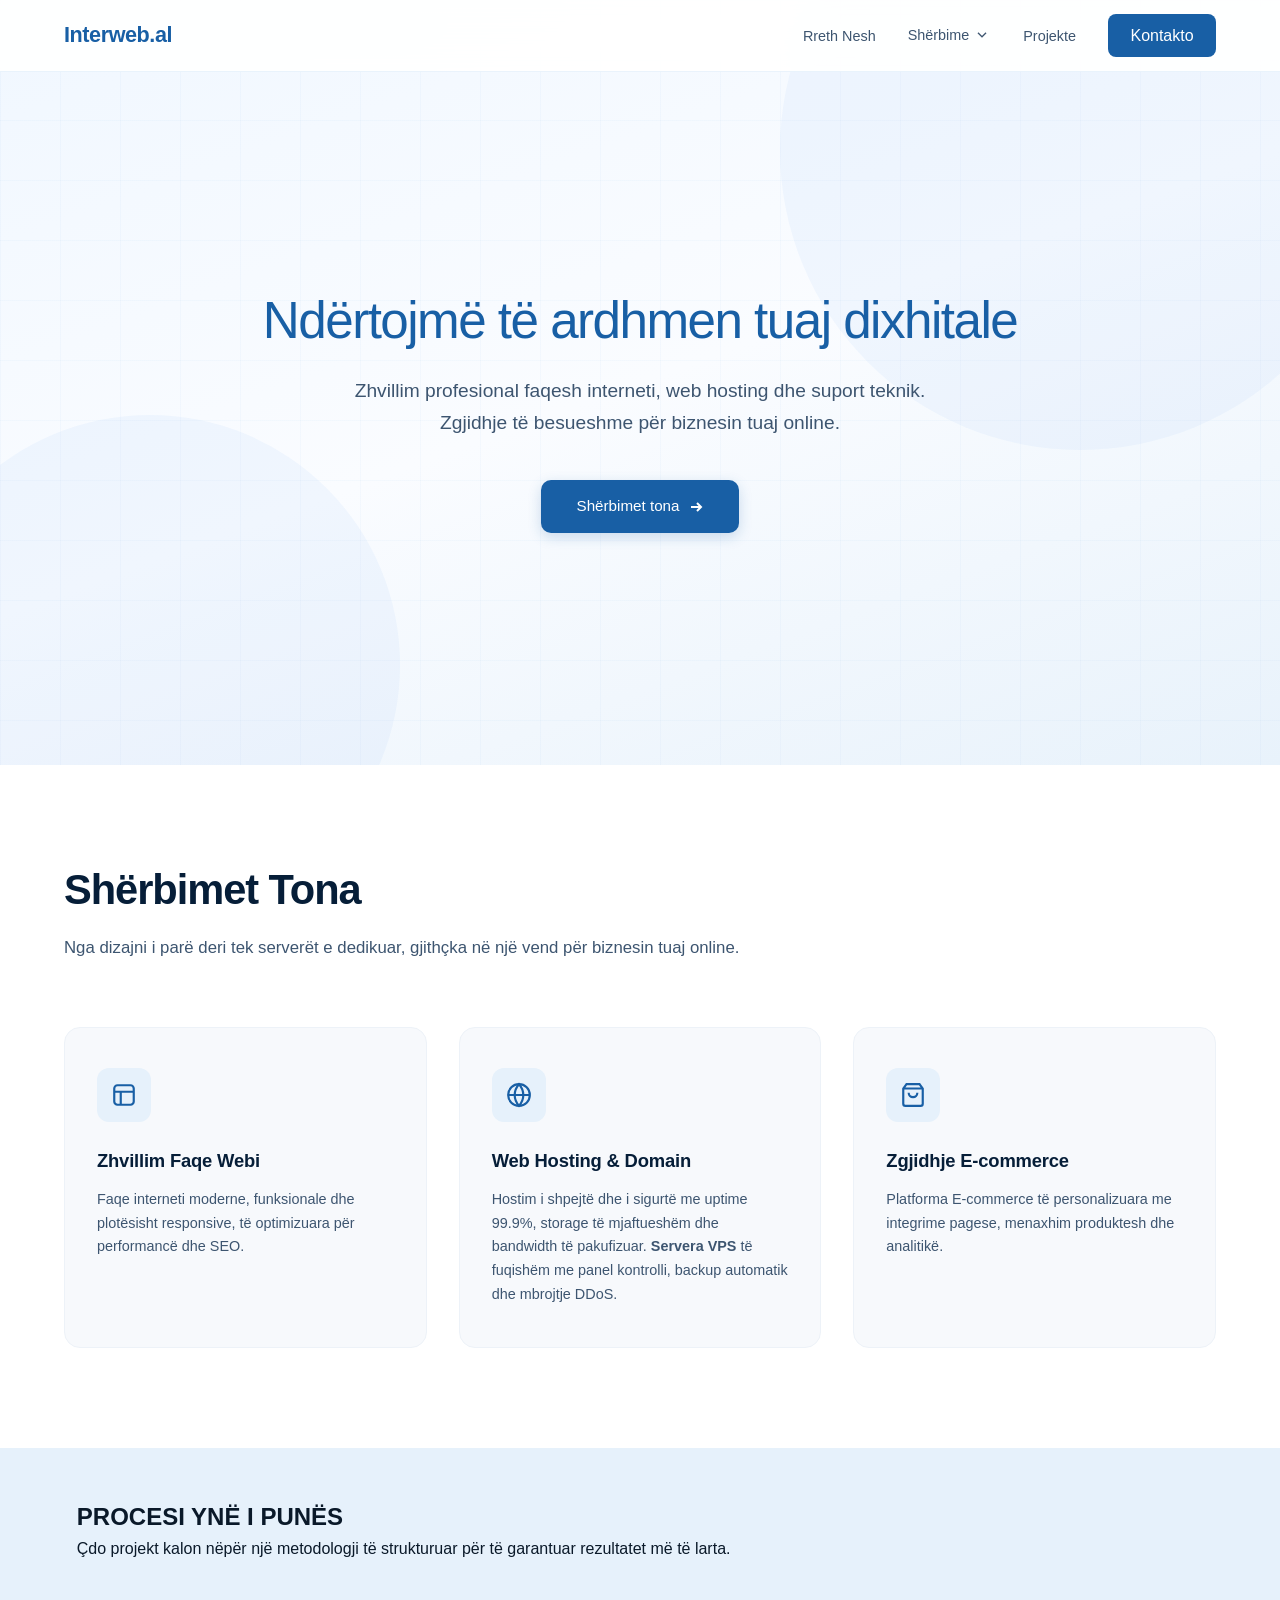
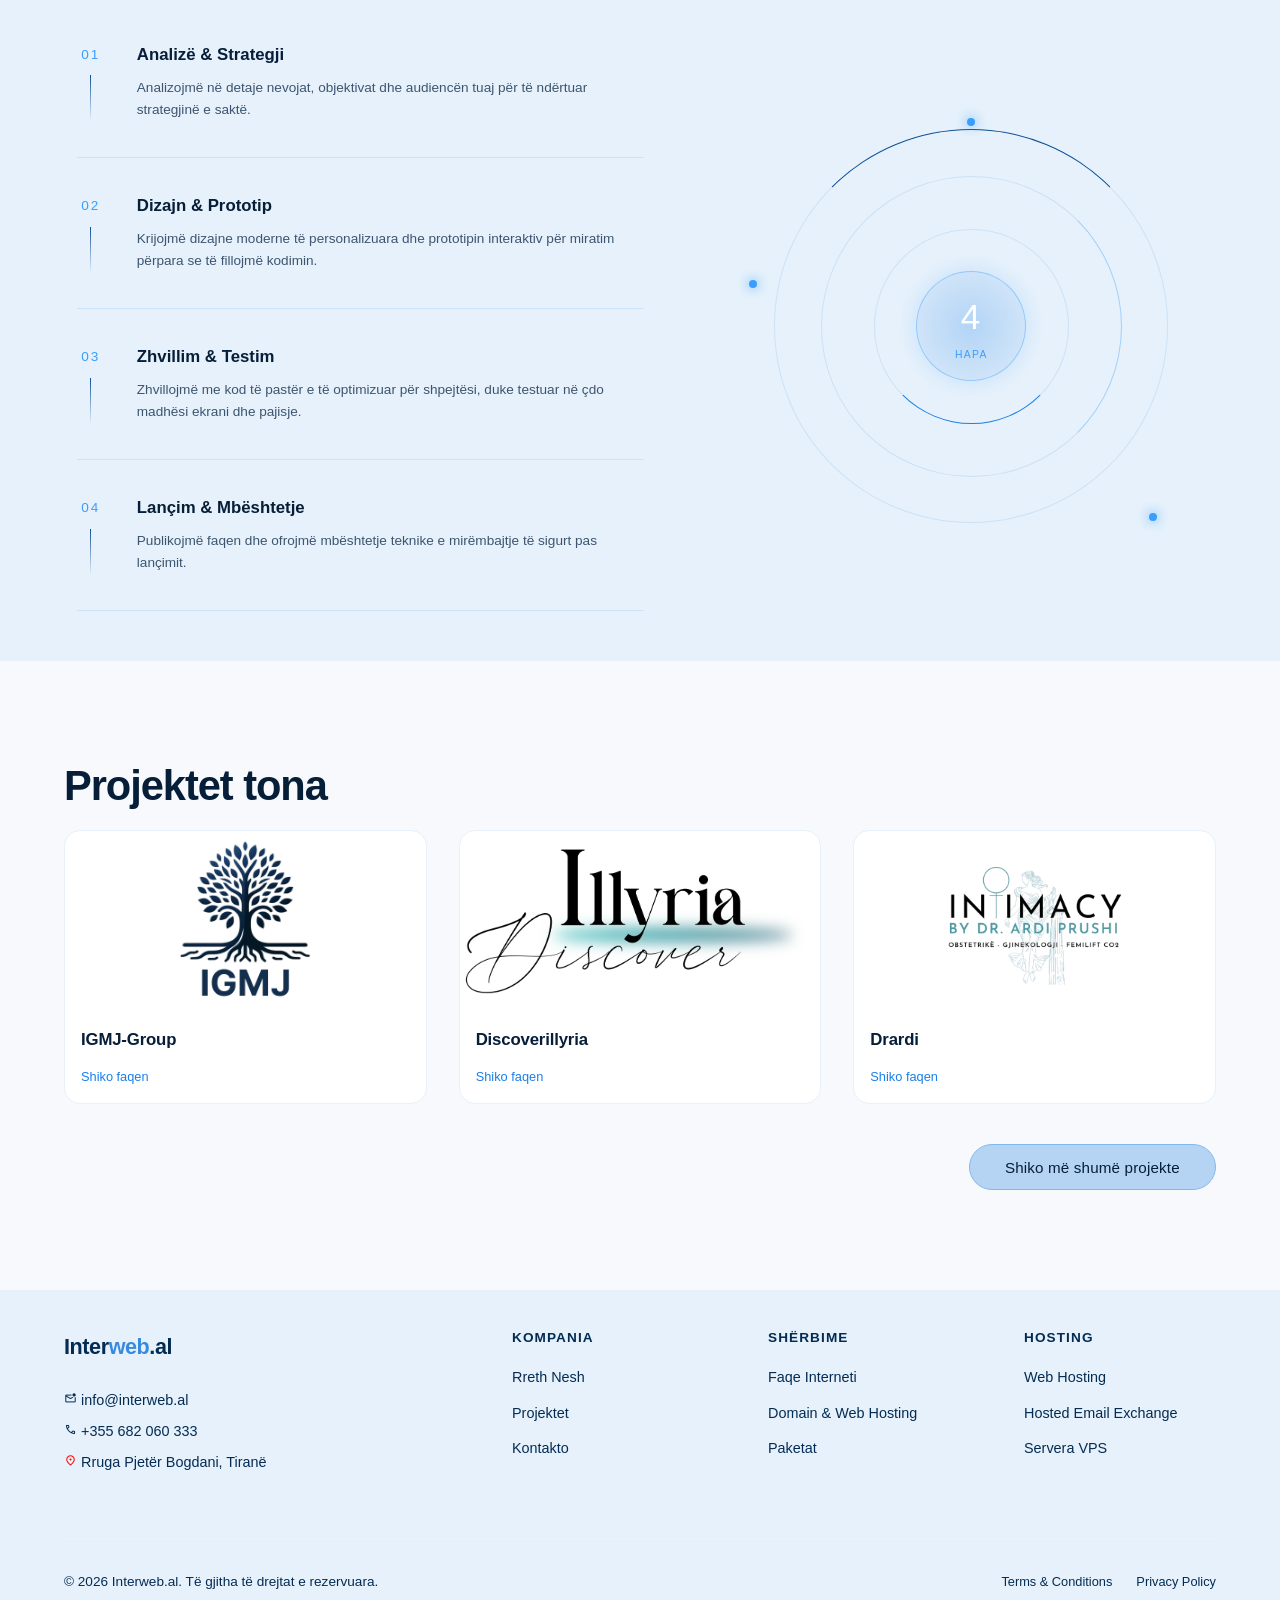
<file: index.html>
<!doctype html>
<html lang="en">
  <head>
    <meta charset="UTF-8" />
    <meta name="viewport" content="width=device-width, initial-scale=1.0" />
    <title>Interweb</title>

    <link rel="stylesheet" href="css/style.css" />
    <link
      rel="stylesheet"
      href="https://fonts.googleapis.com/css2?family=Material+Symbols+Outlined"
    />
  </head>

  <body>
    <div id="header"></div>
    <main>

    <section class="hero">
      <div class="hero-bg-circle c1"></div>
      <div class="hero-bg-circle c2"></div>
      <div class="hero-grid-lines"></div>

      <div class="hero-content">
        <h1>Ndërtojmë të ardhmen tuaj <em>dixhitale</em></h1>
        <p>
          Zhvillim profesional faqesh interneti, web hosting dhe suport teknik.
          Zgjidhje të besueshme për biznesin tuaj online.
        </p>

        <div class="hero-actions">
          <a href="paketat.html" class="btn-primary">
            Shërbimet tona
            <svg
              viewBox="0 0 16 16"
              fill="none"
              stroke="currentColor"
              stroke-width="2"
            >
              <path d="M3 8h10M9 4l4 4-4 4" />
            </svg>
          </a>
        </div>
      </div>
    </section>

    <section class="section" id="sherbime">
      <div class="container">
        <h2 class="section-title">Shërbimet Tona</h2>
        <p class="section-sub">
          Nga dizajni i parë deri tek serverët e dedikuar, gjithçka në një vend për biznesin tuaj online.
        </p>

        <div class="services-grid">
          <div class="service-card">
            <div class="service-icon">
              <svg
                viewBox="0 0 24 24"
                fill="none"
                stroke="currentColor"
                stroke-width="2"
              >
                <rect x="3" y="3" width="18" height="18" rx="3" />
                <path d="M3 9h18M9 21V9" />
              </svg>
            </div>
            <h3>Zhvillim Faqe Webi</h3>
            <p>
              Faqe interneti moderne, funksionale dhe plotësisht responsive, të
              optimizuara për performancë dhe SEO.
            </p>
          </div>

          <div class="service-card">
            <div class="service-icon">
              <svg
                viewBox="0 0 24 24"
                fill="none"
                stroke="currentColor"
                stroke-width="2"
              >
                <circle cx="12" cy="12" r="10" />
                <path
                  d="M2 12h20M12 2a15.3 15.3 0 0 1 4 10 15.3 15.3 0 0 1-4 10 15.3 15.3 0 0 1-4-10 15.3 15.3 0 0 1 4-10z"
                />
              </svg>
            </div>
            <h3>Web Hosting & Domain</h3>
            <p>
              Hostim i shpejtë dhe i sigurtë me uptime 99.9%, storage të
              mjaftueshëm dhe bandwidth të pakufizuar.
              <strong>Servera VPS</strong>
              të fuqishëm me panel kontrolli, backup automatik dhe mbrojtje
              DDoS.
            </p>
          </div>

          <div class="service-card">
            <div class="service-icon">
              <svg
                viewBox="0 0 24 24"
                fill="none"
                stroke="currentColor"
                stroke-width="2"
              >
                <path
                  d="M6 2L3 6v14a2 2 0 002 2h14a2 2 0 002-2V6l-3-4zM3 6h18M16 10a4 4 0 01-8 0"
                />
              </svg>
            </div>
            <h3>Zgjidhje E-commerce</h3>
            <p>
              Platforma E-commerce të personalizuara me integrime pagese,
              menaxhim produktesh dhe analitikë.
            </p>
          </div>
        </div>
      </div>
    </section>

    <section class="process" id="procesi">
      <div class="section-head reveal">
        <div style="position: relative">
          <h2 class="section-tag">PROCESI YNË I PUNËS</h2>
        </div>
        <p class="section-desc">
          Çdo projekt kalon nëpër një metodologji të strukturuar për të
          garantuar rezultatet më të larta.
        </p>
      </div>

      <div class="process-grid">
        <div class="process-steps">
          <div class="pstep reveal reveal-d1">
            <div class="pstep-left">
              <div class="pstep-num">01</div>
              <div class="pstep-line"></div>
            </div>
            <div>
              <h3>Analizë & Strategji</h3>
              <p>
                Analizojmë në detaje nevojat, objektivat dhe audiencën tuaj për
                të ndërtuar strategjinë e saktë.
              </p>
            </div>
          </div>

          <div class="pstep reveal reveal-d2">
            <div class="pstep-left">
              <div class="pstep-num">02</div>
              <div class="pstep-line"></div>
            </div>
            <div>
              <h3>Dizajn & Prototip</h3>
              <p>
                Krijojmë dizajne moderne të personalizuara dhe prototipin
                interaktiv për miratim përpara se të fillojmë kodimin.
              </p>
            </div>
          </div>

          <div class="pstep reveal reveal-d3">
            <div class="pstep-left">
              <div class="pstep-num">03</div>
              <div class="pstep-line"></div>
            </div>
            <div>
              <h3>Zhvillim & Testim</h3>
              <p>
                Zhvillojmë me kod të pastër e të optimizuar për shpejtësi, duke
                testuar në çdo madhësi ekrani dhe pajisje.
              </p>
            </div>
          </div>

          <div class="pstep reveal reveal-d4">
            <div class="pstep-left">
              <div class="pstep-num">04</div>
              <div class="pstep-line"></div>
            </div>
            <div>
              <h3>Lançim & Mbështetje</h3>
              <p>
                Publikojmë faqen dhe ofrojmë mbështetje teknike e mirëmbajtje të
                sigurt pas lançimit.
              </p>
            </div>
          </div>
        </div>

        <div class="process-visual reveal reveal-d2">
          <div class="pv-ring"></div>
          <div class="pv-ring"></div>
          <div class="pv-ring"></div>
          <div class="pv-center">
            <div class="pv-center-n">4</div>
            <div class="pv-center-lbl">Hapa</div>
          </div>
          <div class="pv-dot"></div>
          <div class="pv-dot"></div>
          <div class="pv-dot"></div>
        </div>
      </div>
    </section>

    <section class="project-section" id="projektet">
      <div class="container">
        <h2 class="section-title">Projektet tona</h2>

        <div class="project-grid">
          <a
            href="https://igmj-group.com/"
            class="project-card"
            target="_blank"
          >
            <div class="project-thumb">
              <img src="IGMJ-Logo.png" alt="IGMJ Group Logo" />
            </div>
            <div class="project-body">
              <h3>IGMJ-Group</h3>
              <div class="project-date">Shiko faqen</div>
            </div>
          </a>

          <a href="https://discoverillyria.com/" class="project-card">
            <div class="project-thumb">
              <img src="illyria.webp" alt="Discoverillyria Logo" />
            </div>
            <div class="project-body">
              <h3>Discoverillyria</h3>
              <div class="project-date">Shiko faqen</div>
            </div>
          </a>

          <a href="https://drardi.com/" class="project-card">
            <div class="project-thumb">
              <img src="drardi.webp" alt="Drardi Logo" />
            </div>
            <div class="project-body">
              <h3>Drardi</h3>
              <div class="project-date">Shiko faqen</div>
            </div>
          </a>
        </div>
      </div>

      <div class="project-button">
        <a href="projekte.html"><button><h4>Shiko më shumë projekte</h4></button></a>
      </div>
    </section>

    </main>

    <div id="footer"></div>

    <script src="script.js"></script>
  </body>
</html>
</file>
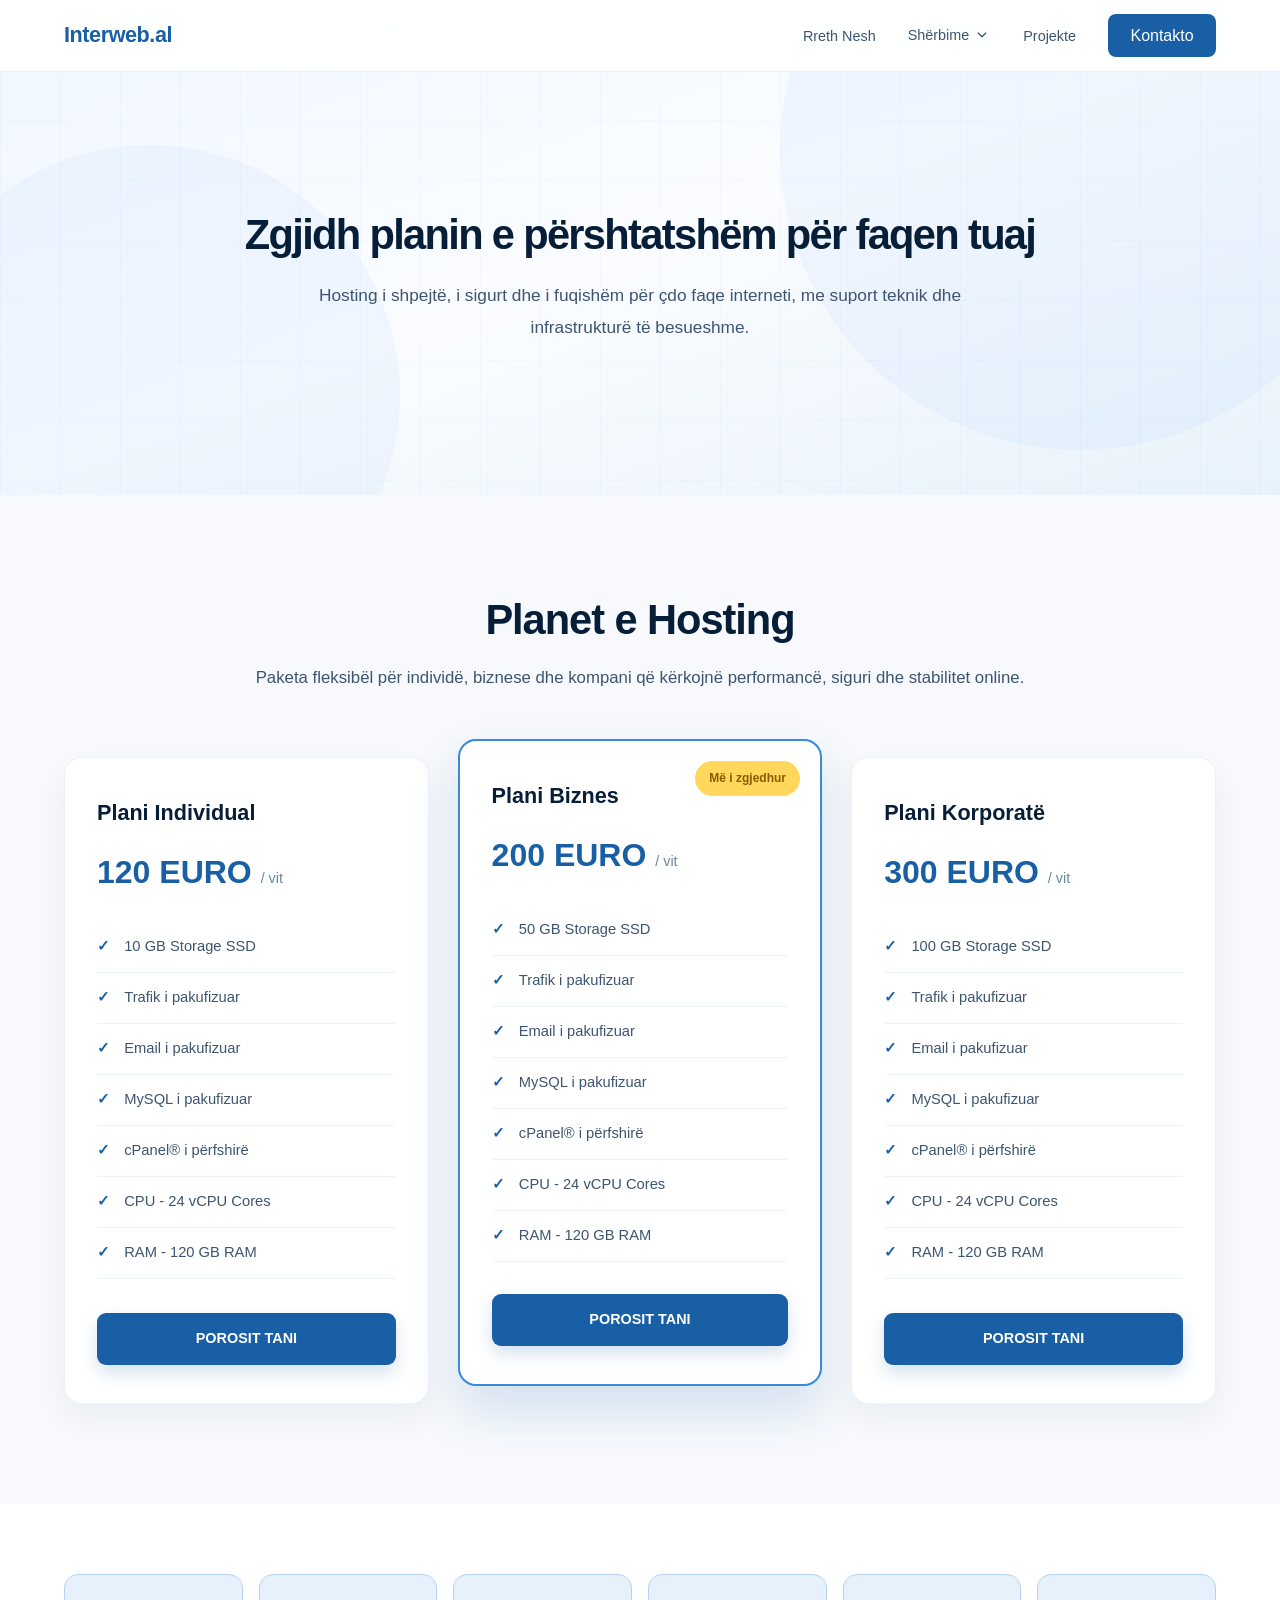
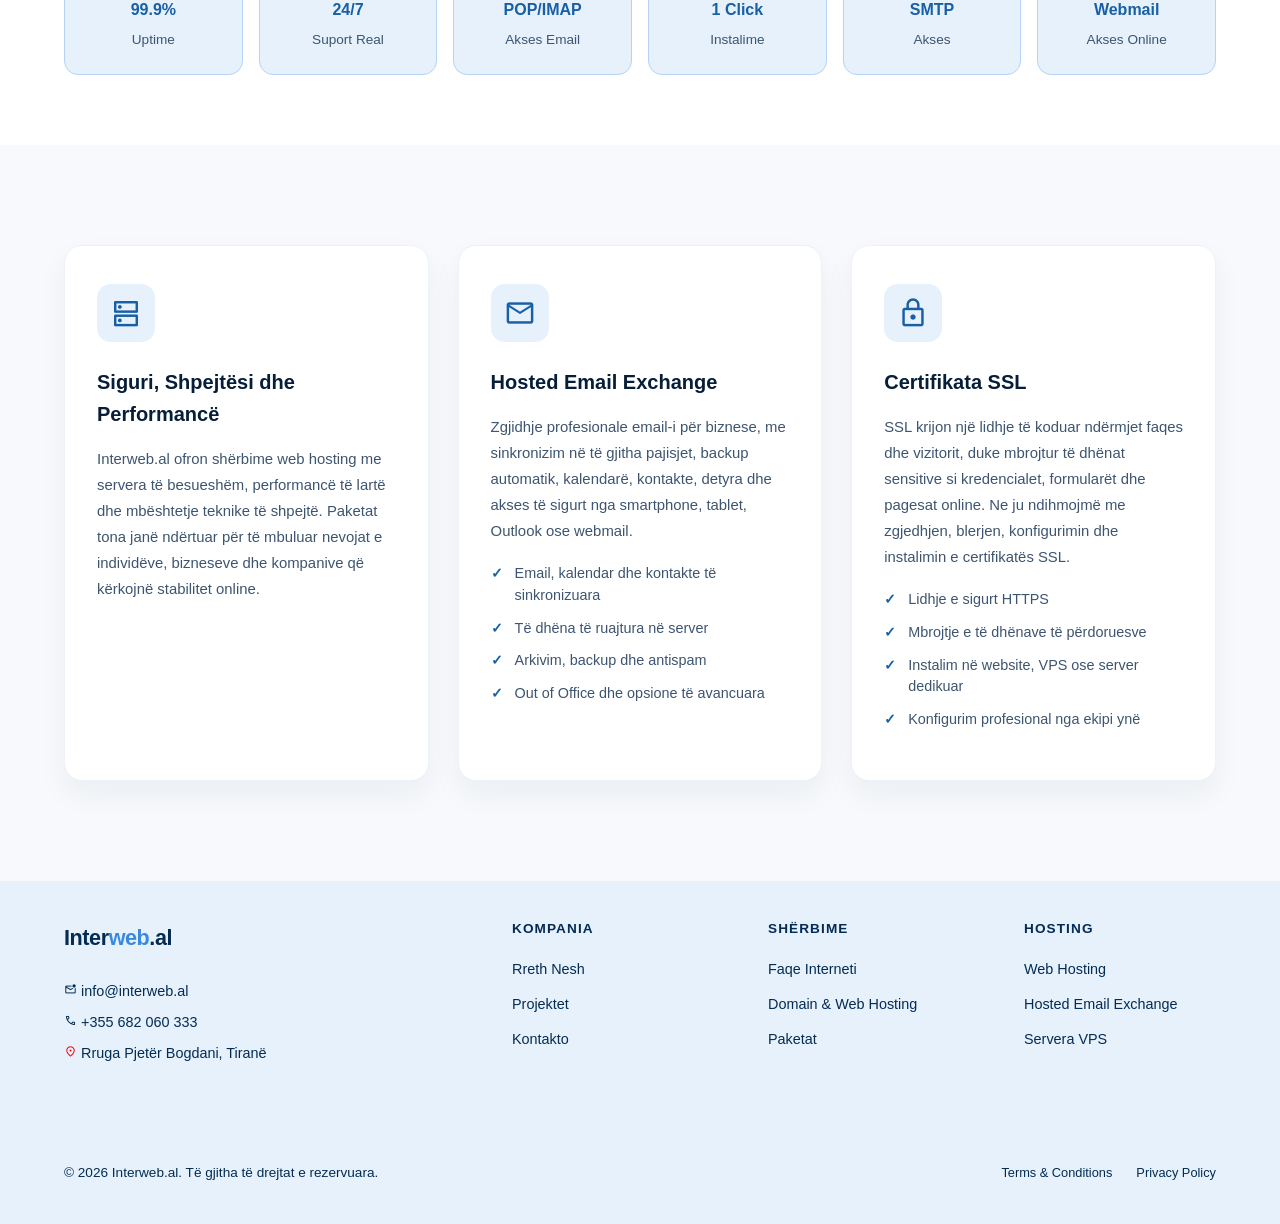
<file: domain-hosting.html>
<!doctype html>
<html lang="sq">
  <head>
    <meta charset="UTF-8" />
    <meta name="viewport" content="width=device-width, initial-scale=1.0" />
    <title>Domain & Web Hosting | Interweb</title>
    <link rel="stylesheet" href="css/style.css" />
    <link rel="stylesheet" href="css/domain-hosting.css" />
    <link
      rel="stylesheet"
      href="https://fonts.googleapis.com/css2?family=Material+Symbols+Outlined"
    />
  </head>

  <body>
    <div id="header"></div>

    <section class="hosting-hero">
      <div class="hero-bg-circle c1"></div>
      <div class="hero-bg-circle c2"></div>
      <div class="hero-grid-lines"></div>
      <div class="container hosting-hero-content">
        <h1>Zgjidh planin e përshtatshëm për faqen tuaj</h1>
        <p>
          Hosting i shpejtë, i sigurt dhe i fuqishëm për çdo faqe interneti, me
          suport teknik dhe infrastrukturë të besueshme.
        </p>
      </div>
    </section>

    <section class="hosting-plans" id="web-hosting">
      <div class="container">
        <div class="section-heading">
          <h2 class="section-title">Planet e Hosting</h2>
          <p class="section-sub">
            Paketa fleksibël për individë, biznese dhe kompani që kërkojnë
            performancë, siguri dhe stabilitet online.
          </p>
        </div>

        <div class="hosting-grid">
          <div class="hosting-card">
            <h3>Plani Individual</h3>
            <div class="price">120 EURO <span>/ vit</span></div>
            <ul>
              <li>10 GB Storage SSD</li>
              <li>Trafik i pakufizuar</li>
              <li>Email i pakufizuar</li>
              <li>MySQL i pakufizuar</li>
              <li>cPanel® i përfshirë</li>
              <li>CPU - 24 vCPU Cores</li>
              <li>RAM - 120 GB RAM</li>
            </ul>
            <a
              href="#"
              class="hosting-btn whatsapp-hosting"
              data-plan="Plani Individual"
              >Porosit Tani</a
            >
          </div>

          <div class="hosting-card featured">
            <div class="badge">Më i zgjedhur</div>
            <h3>Plani Biznes</h3>
            <div class="price">200 EURO <span>/ vit</span></div>
            <ul>
              <li>50 GB Storage SSD</li>
              <li>Trafik i pakufizuar</li>
              <li>Email i pakufizuar</li>
              <li>MySQL i pakufizuar</li>
              <li>cPanel® i përfshirë</li>
              <li>CPU - 24 vCPU Cores</li>
              <li>RAM - 120 GB RAM</li>
            </ul>
            <a
              href="#"
              class="hosting-btn whatsapp-hosting"
              data-plan="Plani Biznes"
              >Porosit Tani</a
            >
          </div>

          <div class="hosting-card">
            <h3>Plani Korporatë</h3>
            <div class="price">300 EURO <span>/ vit</span></div>
            <ul>
              <li>100 GB Storage SSD</li>
              <li>Trafik i pakufizuar</li>
              <li>Email i pakufizuar</li>
              <li>MySQL i pakufizuar</li>
              <li>cPanel® i përfshirë</li>
              <li>CPU - 24 vCPU Cores</li>
              <li>RAM - 120 GB RAM</li>
            </ul>
            <a
              href="#"
              class="hosting-btn whatsapp-hosting"
              data-plan="Plani Korporatë"
              >Porosit Tani</a
            >
          </div>
        </div>
      </div>
    </section>

    <section class="hosting-features">
      <div class="container">
        <div class="features-grid">
          <div>
            <span>99.9%</span>
            <p>Uptime</p>
          </div>
          <div>
            <span>24/7</span>
            <p>Suport Real</p>
          </div>
          <div>
            <span>POP/IMAP</span>
            <p>Akses Email</p>
          </div>
          <div>
            <span>1 Click</span>
            <p>Instalime</p>
          </div>
          <div>
            <span>SMTP</span>
            <p>Akses</p>
          </div>
          <div>
            <span>Webmail</span>
            <p>Akses Online</p>
          </div>
        </div>
      </div>
    </section>

    <section class="service-blocks">
      <div class="container service-blocks-grid">
        <div class="service-block">
          <div class="service-icon">
            <span class="material-symbols-outlined">dns</span>
          </div>
          <h3>Siguri, Shpejtësi dhe Performancë</h3>
          <p>
            Interweb.al ofron shërbime web hosting me servera të besueshëm,
            performancë të lartë dhe mbështetje teknike të shpejtë. Paketat tona
            janë ndërtuar për të mbuluar nevojat e individëve, bizneseve dhe
            kompanive që kërkojnë stabilitet online.
          </p>
        </div>

        <div class="service-block" id="hosted-email">
          <div class="service-icon">
            <span class="material-symbols-outlined">mail</span>
          </div>
          <h3>Hosted Email Exchange</h3>
          <p>
            Zgjidhje profesionale email-i për biznese, me sinkronizim në të
            gjitha pajisjet, backup automatik, kalendarë, kontakte, detyra dhe
            akses të sigurt nga smartphone, tablet, Outlook ose webmail.
          </p>
          <ul>
            <li>Email, kalendar dhe kontakte të sinkronizuara</li>
            <li>Të dhëna të ruajtura në server</li>
            <li>Arkivim, backup dhe antispam</li>
            <li>Out of Office dhe opsione të avancuara</li>
          </ul>
        </div>

        <div class="service-block">
          <div class="service-icon">
            <span class="material-symbols-outlined">lock</span>
          </div>
          <h3>Certifikata SSL</h3>
          <p>
            SSL krijon një lidhje të koduar ndërmjet faqes dhe vizitorit, duke
            mbrojtur të dhënat sensitive si kredencialet, formularët dhe pagesat
            online. Ne ju ndihmojmë me zgjedhjen, blerjen, konfigurimin dhe
            instalimin e certifikatës SSL.
          </p>
          <ul>
            <li>Lidhje e sigurt HTTPS</li>
            <li>Mbrojtje e të dhënave të përdoruesve</li>
            <li>Instalim në website, VPS ose server dedikuar</li>
            <li>Konfigurim profesional nga ekipi ynë</li>
          </ul>
        </div>
      </div>
    </section>

    <div id="footer"></div>
    <script src="script.js"></script>
    <script src="domain-hosting.js"></script>
  </body>
</html>
</file>
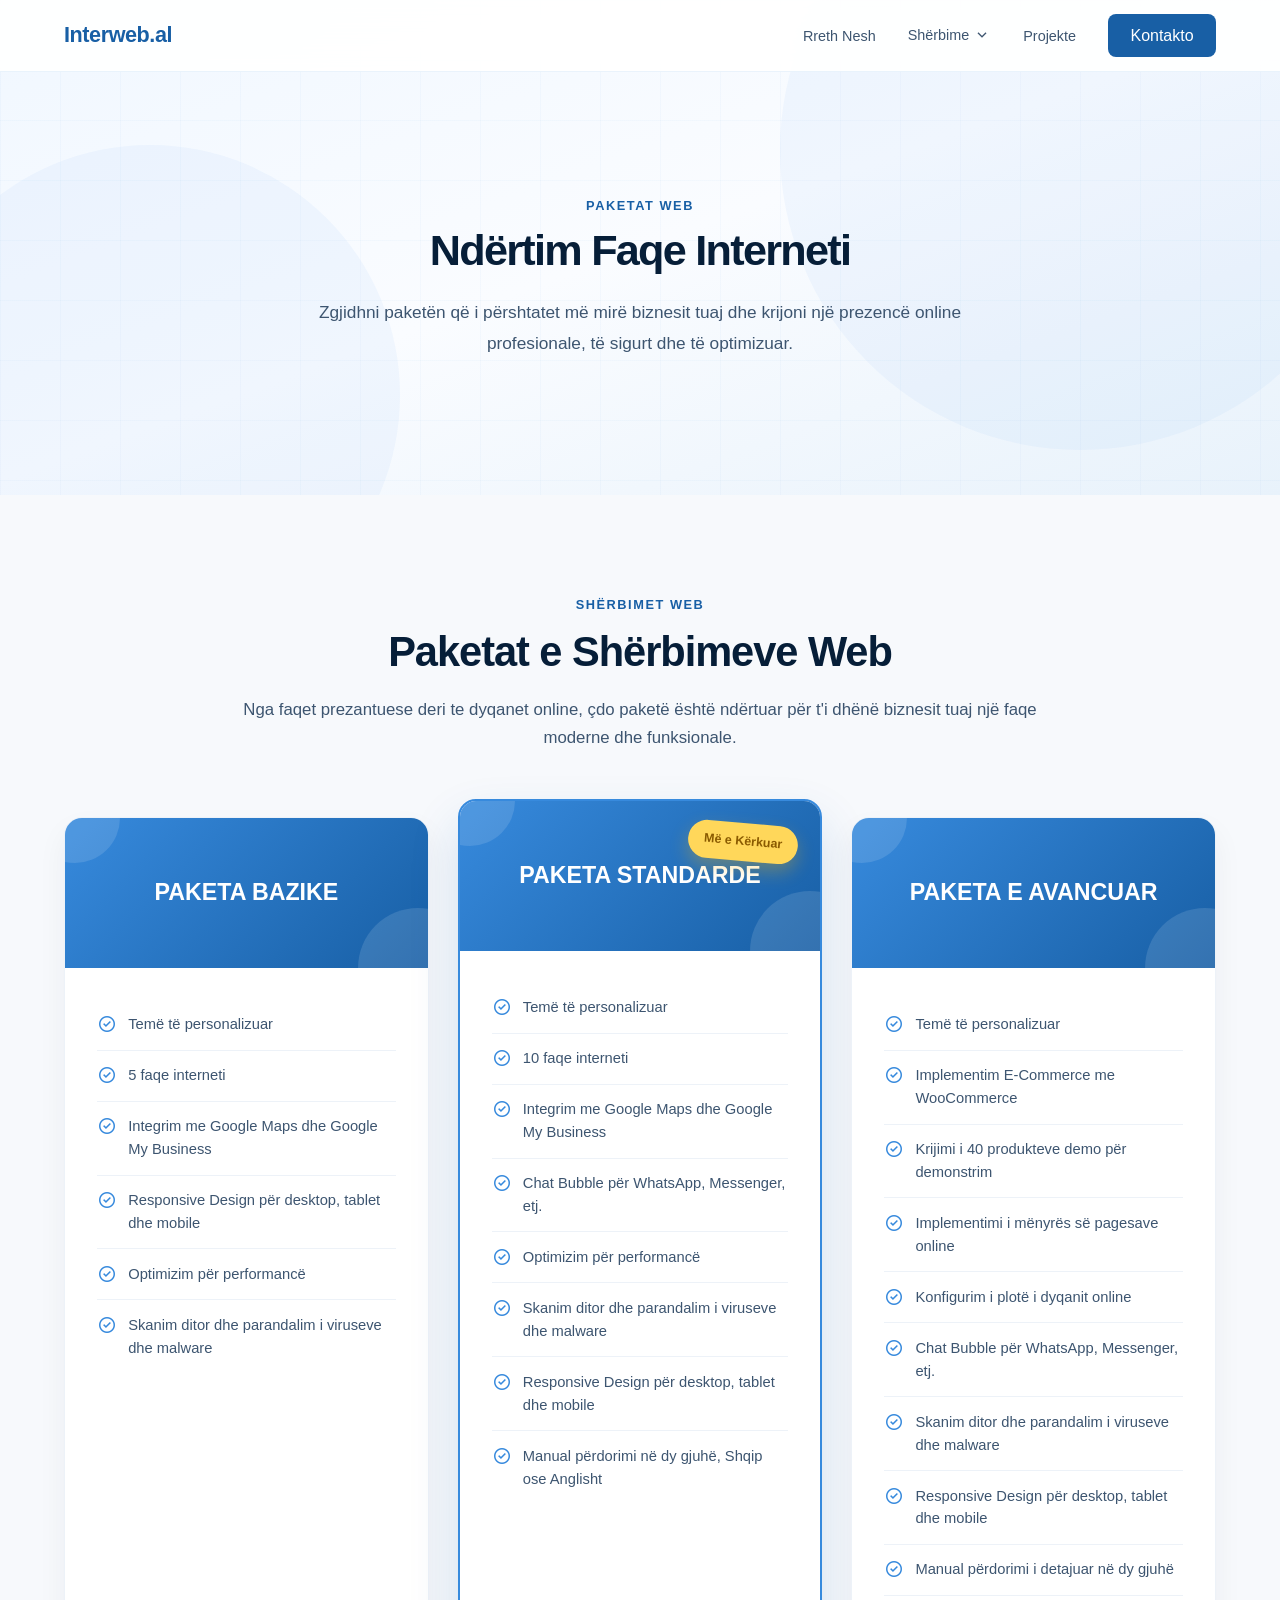
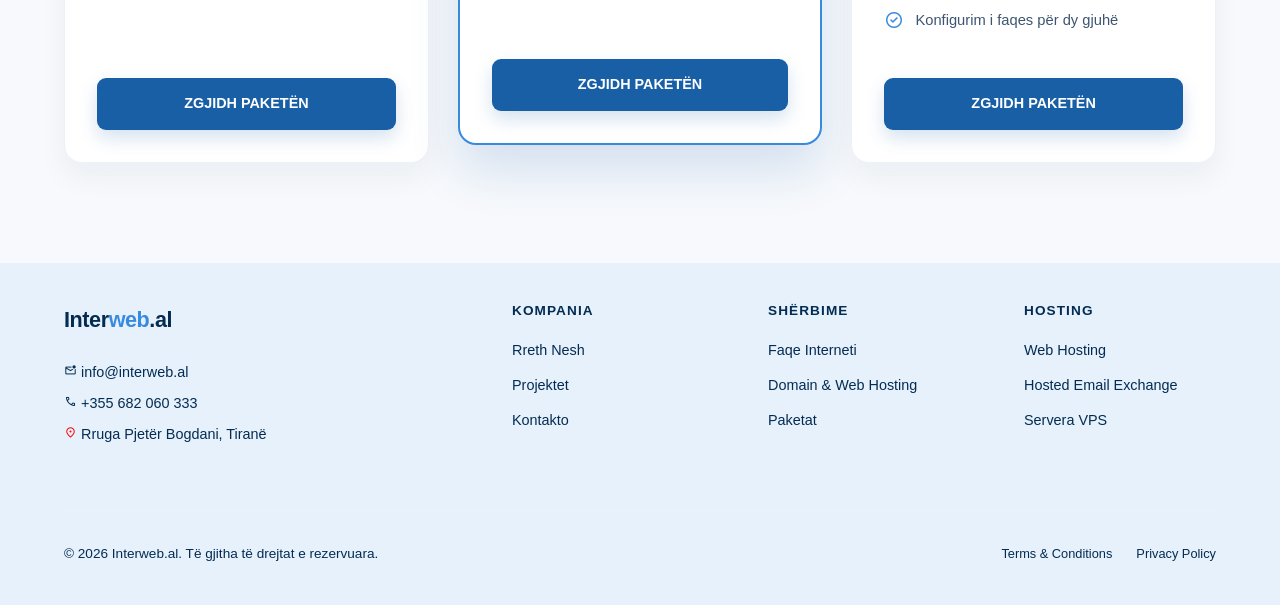
<file: ndertim-faqe-interneti.html>
<!doctype html>
<html lang="sq">
  <head>
    <meta charset="UTF-8" />
    <meta name="viewport" content="width=device-width, initial-scale=1.0" />
    <title>Ndërtim Faqe Interneti | Interweb</title>

    <link rel="stylesheet" href="css/style.css" />
    <link rel="stylesheet" href="css/packages.css" />
    <link
      rel="stylesheet"
      href="https://fonts.googleapis.com/css2?family=Material+Symbols+Outlined"
    />
  </head>

  <body>
    <div id="header"></div>

    <section class="packages-hero">
      <div class="hero-grid-lines"></div>
      <div class="hero-bg-circle c1"></div>
      <div class="hero-bg-circle c2"></div>

      <div class="container packages-hero-content">
        <span class="section-label">PAKETAT WEB</span>
        <h1>Ndërtim Faqe Interneti</h1>
        <p>
          Zgjidhni paketën që i përshtatet më mirë biznesit tuaj dhe krijoni një
          prezencë online profesionale, të sigurt dhe të optimizuar.
        </p>
      </div>
    </section>

    <section class="packages-section">
      <div class="container">
        <div class="section-heading">
          <span class="section-label">SHËRBIMET WEB</span>
          <h2 class="section-title">Paketat e Shërbimeve Web</h2>
          <p class="section-sub">
            Nga faqet prezantuese deri te dyqanet online, çdo paketë është
            ndërtuar për t'i dhënë biznesit tuaj një faqe moderne dhe
            funksionale.
          </p>
        </div>

        <div class="pricing-grid">
          <div class="pricing-card">
            <div class="pricing-top">
              <h3>Paketa Bazike</h3>
            </div>

            <ul class="pricing-list">
              <li>
                <span class="material-symbols-outlined">check_circle</span>Temë
                të personalizuar
              </li>
              <li>
                <span class="material-symbols-outlined">check_circle</span>5
                faqe interneti
              </li>
              <li>
                <span class="material-symbols-outlined">check_circle</span
                >Integrim me Google Maps dhe Google My Business
              </li>
              <li>
                <span class="material-symbols-outlined">check_circle</span
                >Responsive Design për desktop, tablet dhe mobile
              </li>
              <li>
                <span class="material-symbols-outlined">check_circle</span
                >Optimizim për performancë
              </li>
              <li>
                <span class="material-symbols-outlined">check_circle</span
                >Skanim ditor dhe parandalim i viruseve dhe malware
              </li>
            </ul>

            <a
              href="#"
              class="package-btn whatsapp-btn"
              data-package="Paketa Bazike"
            >
              Zgjidh Paketën
            </a>
          </div>

          <div class="pricing-card featured">
            <div class="badge">Më e Kërkuar</div>

            <div class="pricing-top">
              <h3>Paketa Standarde</h3>
            </div>

            <ul class="pricing-list">
              <li>
                <span class="material-symbols-outlined">check_circle</span>Temë
                të personalizuar
              </li>
              <li>
                <span class="material-symbols-outlined">check_circle</span>10
                faqe interneti
              </li>
              <li>
                <span class="material-symbols-outlined">check_circle</span
                >Integrim me Google Maps dhe Google My Business
              </li>
              <li>
                <span class="material-symbols-outlined">check_circle</span>Chat
                Bubble për WhatsApp, Messenger, etj.
              </li>
              <li>
                <span class="material-symbols-outlined">check_circle</span
                >Optimizim për performancë
              </li>
              <li>
                <span class="material-symbols-outlined">check_circle</span
                >Skanim ditor dhe parandalim i viruseve dhe malware
              </li>
              <li>
                <span class="material-symbols-outlined">check_circle</span
                >Responsive Design për desktop, tablet dhe mobile
              </li>
              <li>
                <span class="material-symbols-outlined">check_circle</span
                >Manual përdorimi në dy gjuhë, Shqip ose Anglisht
              </li>
            </ul>

            <a
              href="#"
              class="package-btn whatsapp-btn"
              data-package="Paketa Standarde"
            >
              Zgjidh Paketën
            </a>
          </div>

          <div class="pricing-card">
            <div class="pricing-top">
              <h3>Paketa e Avancuar</h3>
            </div>

            <ul class="pricing-list">
              <li>
                <span class="material-symbols-outlined">check_circle</span>Temë
                të personalizuar
              </li>
              <li>
                <span class="material-symbols-outlined">check_circle</span
                >Implementim E-Commerce me WooCommerce
              </li>
              <li>
                <span class="material-symbols-outlined">check_circle</span
                >Krijimi i 40 produkteve demo për demonstrim
              </li>
              <li>
                <span class="material-symbols-outlined">check_circle</span
                >Implementimi i mënyrës së pagesave online
              </li>
              <li>
                <span class="material-symbols-outlined">check_circle</span
                >Konfigurim i plotë i dyqanit online
              </li>
              <li>
                <span class="material-symbols-outlined">check_circle</span>Chat
                Bubble për WhatsApp, Messenger, etj.
              </li>
              <li>
                <span class="material-symbols-outlined">check_circle</span
                >Skanim ditor dhe parandalim i viruseve dhe malware
              </li>
              <li>
                <span class="material-symbols-outlined">check_circle</span
                >Responsive Design për desktop, tablet dhe mobile
              </li>
              <li>
                <span class="material-symbols-outlined">check_circle</span
                >Manual përdorimi i detajuar në dy gjuhë
              </li>
              <li>
                <span class="material-symbols-outlined">check_circle</span
                >Konfigurim i faqes për dy gjuhë
              </li>
            </ul>

            <a
              href="#"
              class="package-btn whatsapp-btn"
              data-package="Paketa e Avancuar"
            >
              Zgjidh Paketën
            </a>
          </div>
        </div>
      </div>
    </section>

    <div id="footer"></div>

    <script src="script.js"></script>
    <script src="packages.js"></script>
  </body>
</html>
</file>
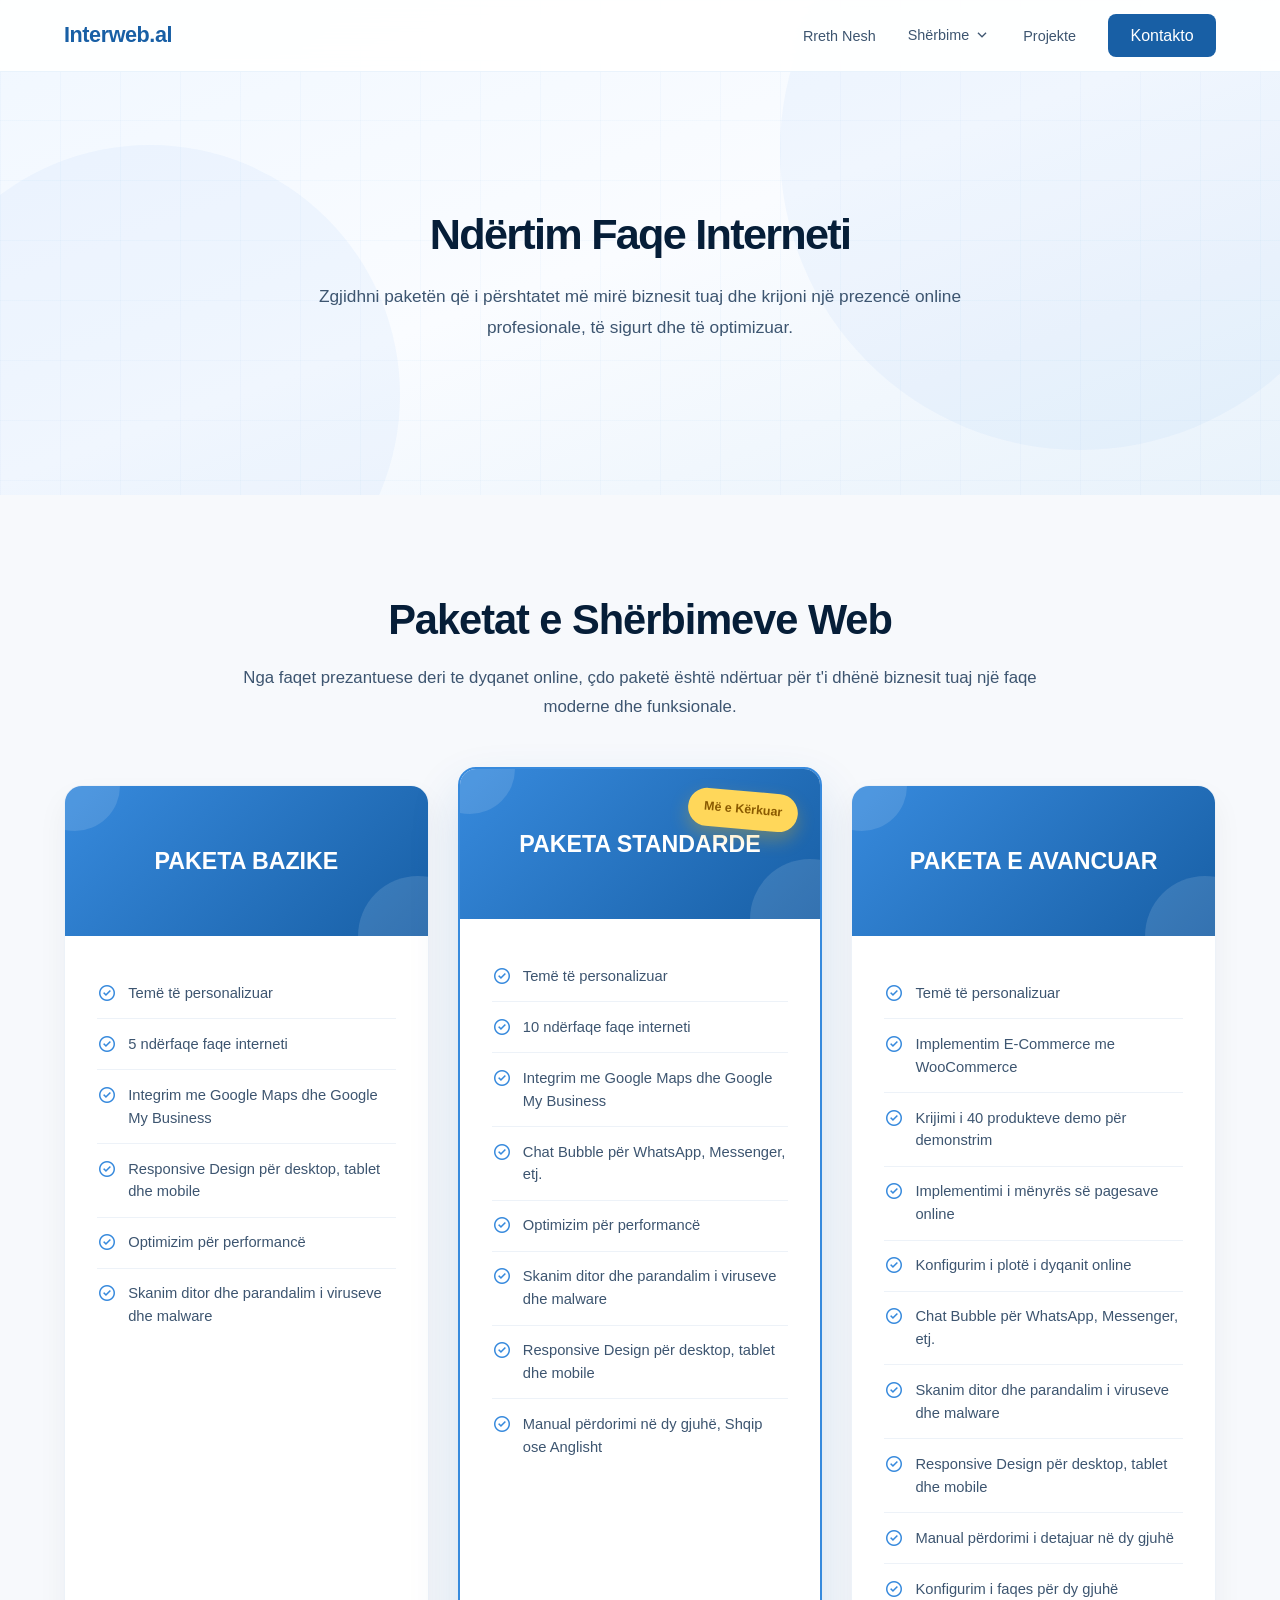
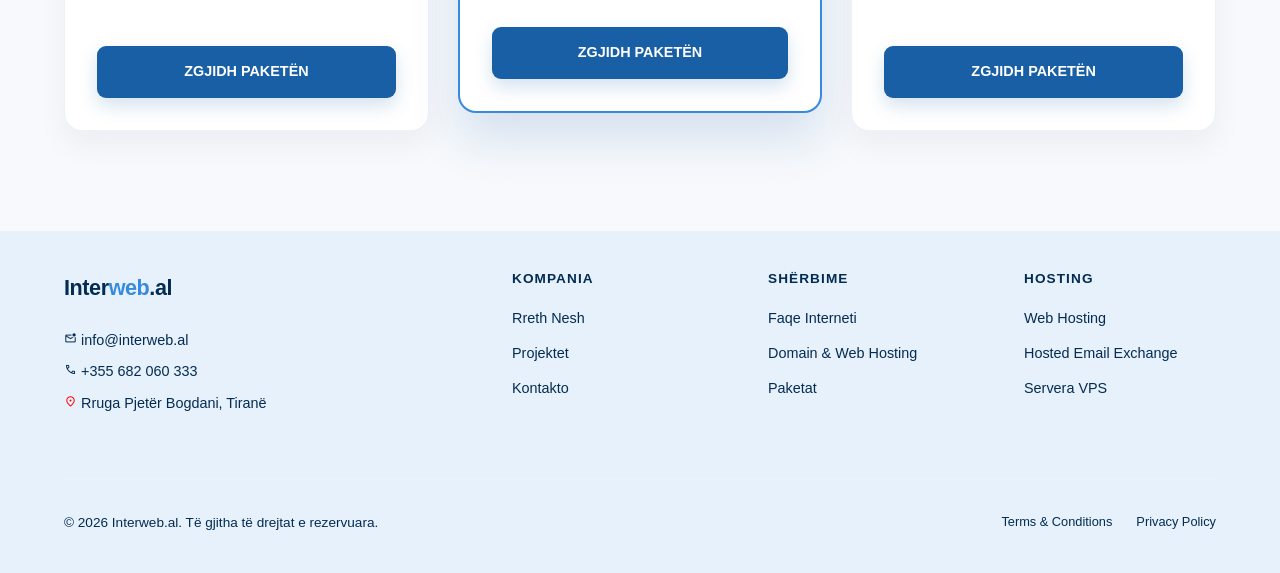
<file: paketat.html>
<!doctype html>
<html lang="sq">
  <head>
    <meta charset="UTF-8" />
    <meta name="viewport" content="width=device-width, initial-scale=1.0" />
    <title>Ndërtim Faqe Interneti | Interweb</title>
    <link rel="stylesheet" href="css/style.css" />
    <link rel="stylesheet" href="css/packages.css" />
    <link
      rel="stylesheet"
      href="https://fonts.googleapis.com/css2?family=Material+Symbols+Outlined"
    />
  </head>

  <body>
    <div id="header"></div>

    <section class="packages-hero">
      <div class="hero-grid-lines"></div>
      <div class="hero-bg-circle c1"></div>
      <div class="hero-bg-circle c2"></div>
      <div class="container packages-hero-content">
        <h1>Ndërtim Faqe Interneti</h1>
        <p>
          Zgjidhni paketën që i përshtatet më mirë biznesit tuaj dhe krijoni një
          prezencë online profesionale, të sigurt dhe të optimizuar.
        </p>
      </div>
    </section>

    <section class="packages-section">
      <div class="container">
        <div class="section-heading">
          <h2 class="section-title">Paketat e Shërbimeve Web</h2>
          <p class="section-sub">
            Nga faqet prezantuese deri te dyqanet online, çdo paketë është
            ndërtuar për t'i dhënë biznesit tuaj një faqe moderne dhe
            funksionale.
          </p>
        </div>

        <div class="pricing-grid">
          <div class="pricing-card">
            <div class="pricing-top">
              <h3>Paketa Bazike</h3>
            </div>
            <ul class="pricing-list">
              <li>
                <span class="material-symbols-outlined">check_circle</span>Temë
                të personalizuar
              </li>
              <li>
                <span class="material-symbols-outlined">check_circle</span>5
                ndërfaqe faqe interneti
              </li>
              <li>
                <span class="material-symbols-outlined">check_circle</span
                >Integrim me Google Maps dhe Google My Business
              </li>
              <li>
                <span class="material-symbols-outlined">check_circle</span
                >Responsive Design për desktop, tablet dhe mobile
              </li>
              <li>
                <span class="material-symbols-outlined">check_circle</span
                >Optimizim për performancë
              </li>
              <li>
                <span class="material-symbols-outlined">check_circle</span
                >Skanim ditor dhe parandalim i viruseve dhe malware
              </li>
            </ul>
            <a
              href="#"
              class="package-btn whatsapp-btn"
              data-package="Paketa Bazike"
              >Zgjidh Paketën</a
            >
          </div>

          <div class="pricing-card featured">
            <div class="badge">Më e Kërkuar</div>
            <div class="pricing-top">
              <h3>Paketa Standarde</h3>
            </div>
            <ul class="pricing-list">
              <li>
                <span class="material-symbols-outlined">check_circle</span>Temë
                të personalizuar
              </li>
              <li>
                <span class="material-symbols-outlined">check_circle</span>10
                ndërfaqe faqe interneti
              </li>
              <li>
                <span class="material-symbols-outlined">check_circle</span
                >Integrim me Google Maps dhe Google My Business
              </li>
              <li>
                <span class="material-symbols-outlined">check_circle</span>Chat
                Bubble për WhatsApp, Messenger, etj.
              </li>
              <li>
                <span class="material-symbols-outlined">check_circle</span
                >Optimizim për performancë
              </li>
              <li>
                <span class="material-symbols-outlined">check_circle</span
                >Skanim ditor dhe parandalim i viruseve dhe malware
              </li>
              <li>
                <span class="material-symbols-outlined">check_circle</span
                >Responsive Design për desktop, tablet dhe mobile
              </li>
              <li>
                <span class="material-symbols-outlined">check_circle</span
                >Manual përdorimi në dy gjuhë, Shqip ose Anglisht
              </li>
            </ul>
            <a
              href="#"
              class="package-btn whatsapp-btn"
              data-package="Paketa Standarde"
              >Zgjidh Paketën</a
            >
          </div>

          <div class="pricing-card">
            <div class="pricing-top">
              <h3>Paketa e Avancuar</h3>
            </div>
            <ul class="pricing-list">
              <li>
                <span class="material-symbols-outlined">check_circle</span>Temë
                të personalizuar
              </li>
              <li>
                <span class="material-symbols-outlined">check_circle</span
                >Implementim E-Commerce me WooCommerce
              </li>
              <li>
                <span class="material-symbols-outlined">check_circle</span
                >Krijimi i 40 produkteve demo për demonstrim
              </li>
              <li>
                <span class="material-symbols-outlined">check_circle</span
                >Implementimi i mënyrës së pagesave online
              </li>
              <li>
                <span class="material-symbols-outlined">check_circle</span
                >Konfigurim i plotë i dyqanit online
              </li>
              <li>
                <span class="material-symbols-outlined">check_circle</span>Chat
                Bubble për WhatsApp, Messenger, etj.
              </li>
              <li>
                <span class="material-symbols-outlined">check_circle</span
                >Skanim ditor dhe parandalim i viruseve dhe malware
              </li>
              <li>
                <span class="material-symbols-outlined">check_circle</span
                >Responsive Design për desktop, tablet dhe mobile
              </li>
              <li>
                <span class="material-symbols-outlined">check_circle</span
                >Manual përdorimi i detajuar në dy gjuhë
              </li>
              <li>
                <span class="material-symbols-outlined">check_circle</span
                >Konfigurim i faqes për dy gjuhë
              </li>
            </ul>
            <a
              href="#"
              class="package-btn whatsapp-btn"
              data-package="Paketa e Avancuar"
              >Zgjidh Paketën</a
            >
          </div>
        </div>
      </div>
    </section>

    <div id="footer"></div>
    <script src="script.js"></script>
    <script src="packages.js"></script>
  </body>
</html>
</file>
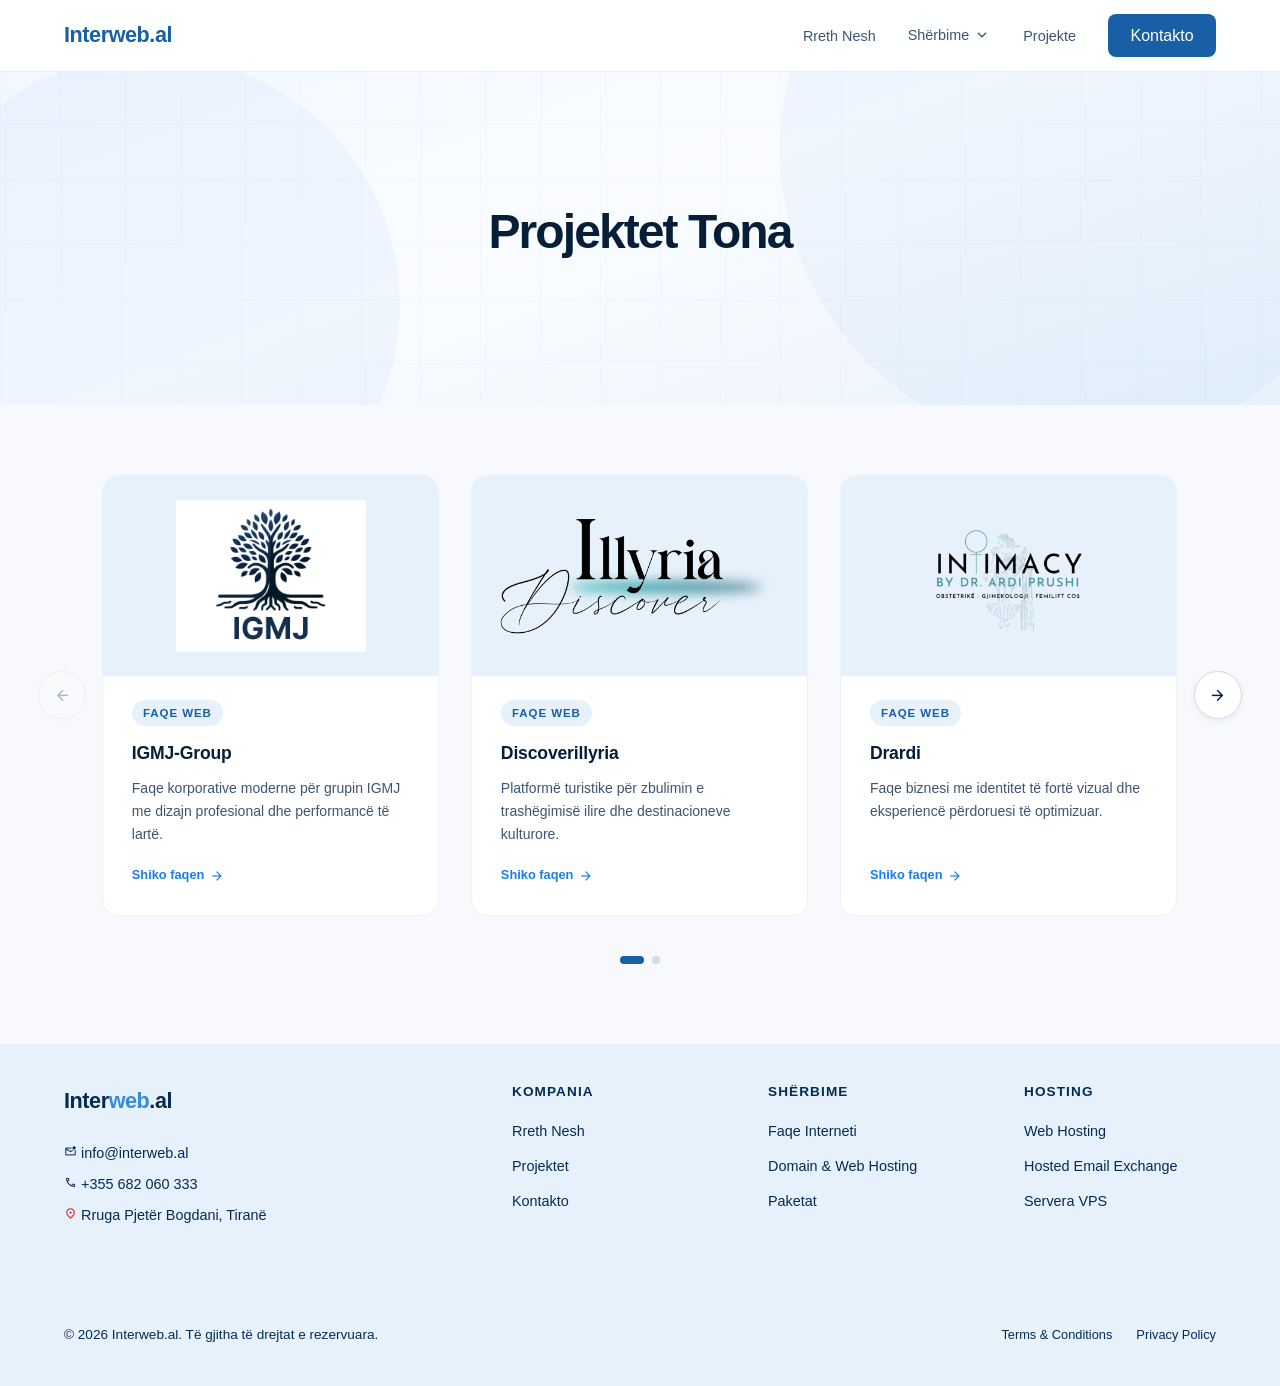
<file: projekte.html>
<!doctype html>
<html lang="sq">
  <head>
    <meta charset="UTF-8" />
    <meta name="viewport" content="width=device-width, initial-scale=1.0" />
    <title>Projektet | Interweb</title>

    <link rel="stylesheet" href="css/style.css" />
    <link rel="stylesheet" href="css/projekte.css" />
    <link
      rel="stylesheet"
      href="https://fonts.googleapis.com/css2?family=Material+Symbols+Outlined"
    />
  </head>

  <body>
    <div id="header"></div>

    <section class="projects-hero">
      <div class="hero-bg-circle c1"></div>
      <div class="hero-bg-circle c2"></div>
      <div class="hero-grid-lines"></div>
      <div class="container">
        <h1>Projektet Tona</h1>
      </div>
    </section>

    
    <section class="projects-section">
      <div class="carousel-wrapper">
        <button class="carousel-btn prev" id="prevBtn" aria-label="Previous">
          <span class="material-symbols-outlined">arrow_back</span>
        </button>

        <div class="carousel-viewport" id="carouselViewport">
          <div class="carousel-track" id="carouselTrack">

            <a href="https://igmj-group.com/" class="project-card" target="_blank">
              <div class="project-thumb">
                <img src="IGMJ-Logo.png" alt="IGMJ Group Logo" />
                <div class="project-overlay">
                  <span class="material-symbols-outlined">open_in_new</span>
                </div>
              </div>
              <div class="project-body">
                <span class="project-tag">Faqe Web</span>
                <h3>IGMJ-Group</h3>
                <p>Faqe korporative moderne për grupin IGMJ me dizajn profesional dhe performancë të lartë.</p>
                <div class="project-link">
                  Shiko faqen
                  <span class="material-symbols-outlined">arrow_forward</span>
                </div>
              </div>
            </a>

            <a href="https://discoverillyria.com/" class="project-card">
              <div class="project-thumb">
                <img src="illyria.webp" alt="Discoverillyria Logo" />
                <div class="project-overlay">
                  <span class="material-symbols-outlined">open_in_new</span>
                </div>
              </div>
              <div class="project-body">
                <span class="project-tag">Faqe Web</span>
                <h3>Discoverillyria</h3>
                <p>Platformë turistike për zbulimin e trashëgimisë ilire dhe destinacioneve kulturore.</p>
                <div class="project-link">
                  Shiko faqen
                  <span class="material-symbols-outlined">arrow_forward</span>
                </div>
              </div>
            </a>

            <a href="https://drardi.com/" class="project-card">
              <div class="project-thumb">
                <img src="drardi.webp" alt="Drardi Logo" />
                <div class="project-overlay">
                  <span class="material-symbols-outlined">open_in_new</span>
                </div>
              </div>
              <div class="project-body">
                <span class="project-tag">Faqe Web</span>
                <h3>Drardi</h3>
                <p>Faqe biznesi me identitet të fortë vizual dhe eksperiencë përdoruesi të optimizuar.</p>
                <div class="project-link">
                  Shiko faqen
                  <span class="material-symbols-outlined">arrow_forward</span>
                </div>
              </div>
            </a>

            <a href="https://drardi.com/" class="project-card">
              <div class="project-thumb">
                <img src="drardi.webp" alt="Drardi Logo" />
                <div class="project-overlay">
                  <span class="material-symbols-outlined">open_in_new</span>
                </div>
              </div>
              <div class="project-body">
                <span class="project-tag">Faqe Web</span>
                <h3>Drardi</h3>
                <p>Faqe biznesi me identitet të fortë vizual dhe eksperiencë përdoruesi të optimizuar.</p>
                <div class="project-link">
                  Shiko faqen
                  <span class="material-symbols-outlined">arrow_forward</span>
                </div>
              </div>
            </a>



          </div>
        </div>

        <button class="carousel-btn next" id="nextBtn" aria-label="Next">
          <span class="material-symbols-outlined">arrow_forward</span>
        </button>
      </div>

      
      <div class="carousel-dots" id="carouselDots"></div>
    </section>


    <div id="footer"></div>

    <script src="script.js"></script>
    <script>
      const track = document.getElementById('carouselTrack');
      const viewport = document.getElementById('carouselViewport');
      const prevBtn = document.getElementById('prevBtn');
      const nextBtn = document.getElementById('nextBtn');
      const dotsContainer = document.getElementById('carouselDots');

      const cards = Array.from(track.querySelectorAll('.project-card'));
      let current = 0;

      function getVisible() {
        if (window.innerWidth >= 992) return 3;
        if (window.innerWidth >= 600) return 2;
        return 1;
      }

      function totalPages() {
        return Math.ceil(cards.length / getVisible());
      }

      function buildDots() {
        dotsContainer.innerHTML = '';
        for (let i = 0; i < totalPages(); i++) {
          const dot = document.createElement('button');
          dot.className = 'carousel-dot' + (i === current ? ' active' : '');
          dot.addEventListener('click', () => goTo(i));
          dotsContainer.appendChild(dot);
        }
      }

      function goTo(index) {
        const pages = totalPages();
        current = Math.max(0, Math.min(index, pages - 1));
        const visible = getVisible();
        const cardWidth = cards[0].offsetWidth;
        const gap = 32;
        const offset = current * visible * (cardWidth + gap);
        track.style.transform = `translateX(-${offset}px)`;

        prevBtn.disabled = current === 0;
        nextBtn.disabled = current >= pages - 1;

        document.querySelectorAll('.carousel-dot').forEach((d, i) => {
          d.classList.toggle('active', i === current);
        });
      }

      prevBtn.addEventListener('click', () => goTo(current - 1));
      nextBtn.addEventListener('click', () => goTo(current + 1));

      
      let startX = 0;
      viewport.addEventListener('touchstart', e => startX = e.touches[0].clientX);
      viewport.addEventListener('touchend', e => {
        const diff = startX - e.changedTouches[0].clientX;
        if (Math.abs(diff) > 50) diff > 0 ? goTo(current + 1) : goTo(current - 1);
      });

      window.addEventListener('resize', () => { current = 0; buildDots(); goTo(0); });

      buildDots();
      goTo(0);
    </script>
  </body>
</html>
</file>
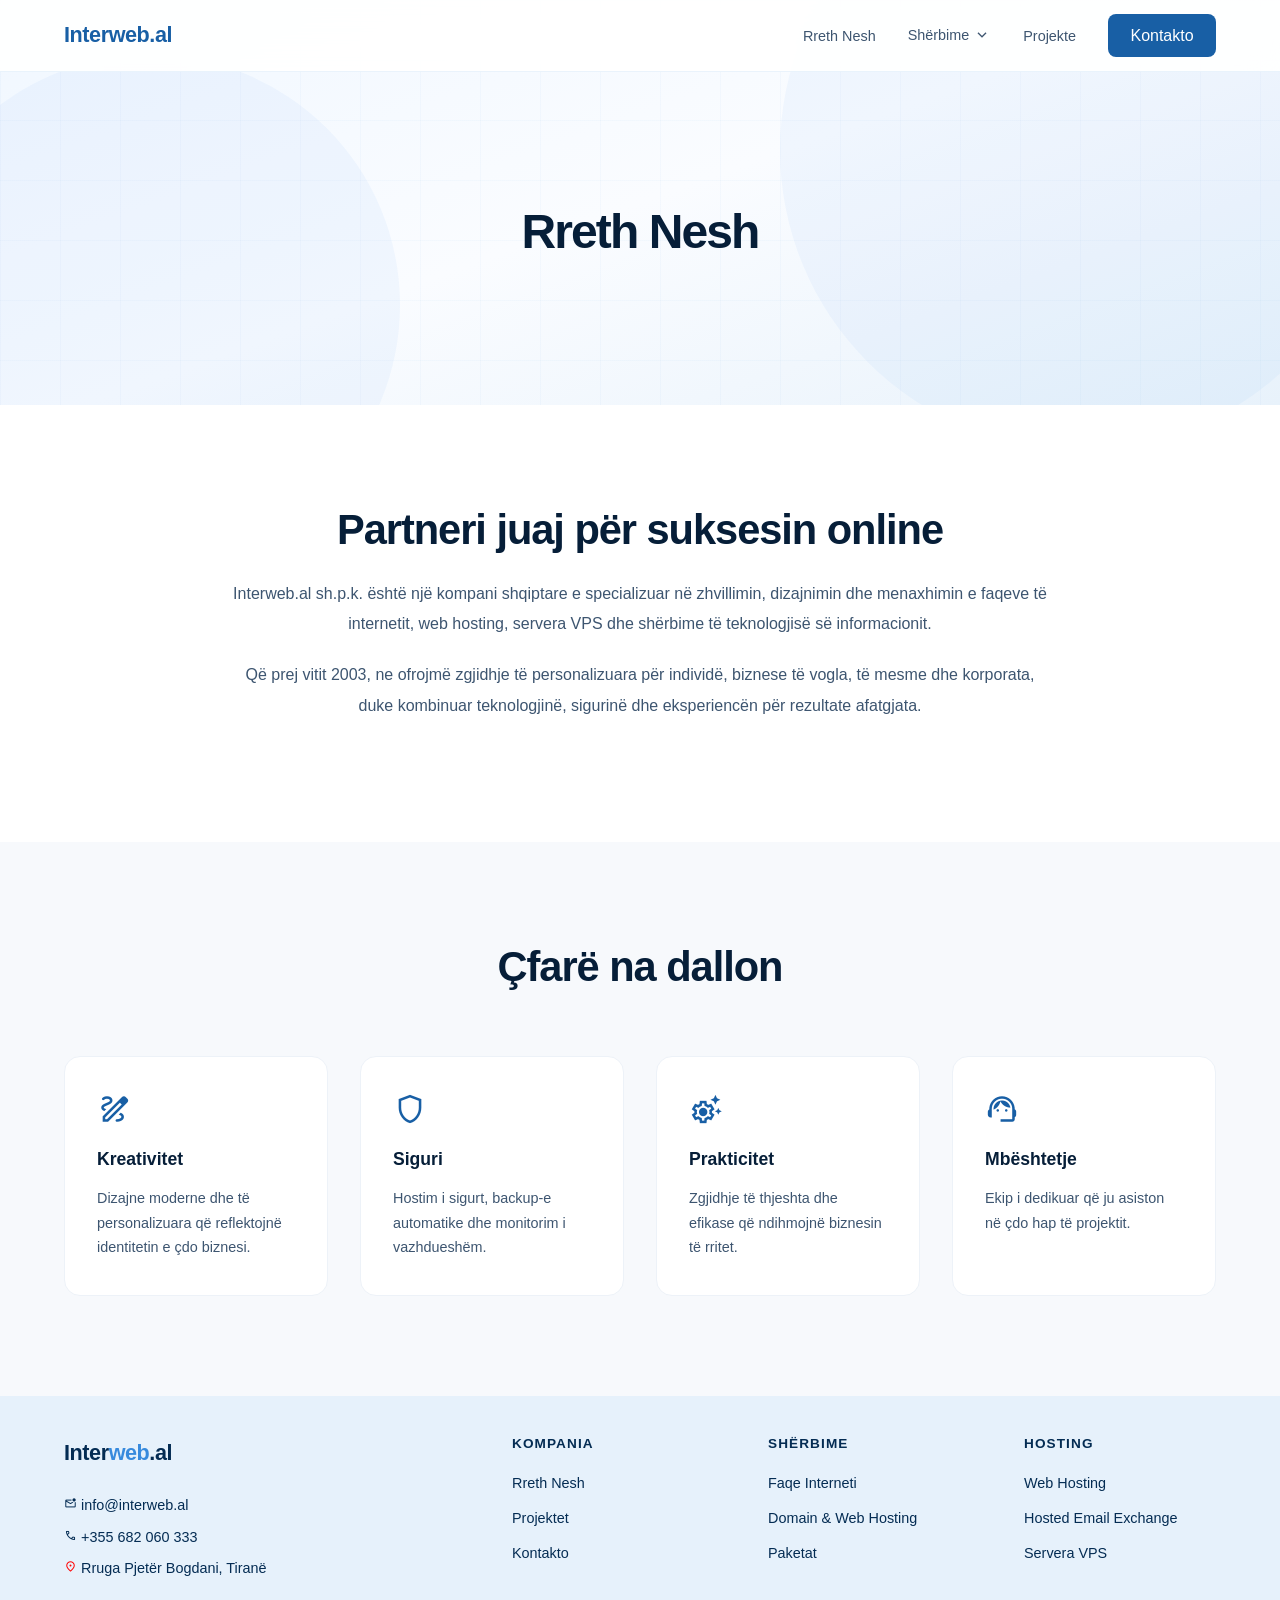
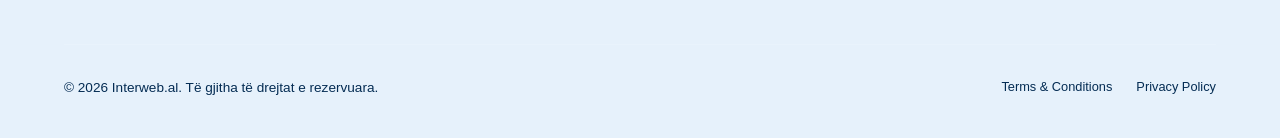
<file: rreth-nesh.html>
<!doctype html>
<html lang="sq">
  <head>
    <meta charset="UTF-8" />
    <meta name="viewport" content="width=device-width, initial-scale=1.0" />
    <title>Rreth Nesh | Interweb</title>

    <link rel="stylesheet" href="css/style.css" />
    <link rel="stylesheet" href="css/about.css" />
    <link
      rel="stylesheet"
      href="https://fonts.googleapis.com/css2?family=Material+Symbols+Outlined"
    />
  </head>

  <body>
    <div id="header"></div>

    <section class="about-hero">
      <div class="hero-bg-circle c1"></div>
      <div class="hero-bg-circle c2"></div>
      <div class="hero-grid-lines"></div>

      <div class="container">
        <h1>Rreth Nesh</h1>
      </div>
    </section>

    <section class="about-story">
      <div class="container about-centered">
        <h2 class="section-title">Partneri juaj për suksesin online</h2>

        <p>
          Interweb.al sh.p.k. është një kompani shqiptare e specializuar në
          zhvillimin, dizajnimin dhe menaxhimin e faqeve të internetit, web
          hosting, servera VPS dhe shërbime të teknologjisë së informacionit.
        </p>

        <p>
          Që prej vitit 2003, ne ofrojmë zgjidhje të personalizuara për
          individë, biznese të vogla, të mesme dhe korporata, duke kombinuar
          teknologjinë, sigurinë dhe eksperiencën për rezultate afatgjata.
        </p>
      </div>
    </section>

    <section class="values-section">
      <div class="container">
        <div class="section-heading">
          <h2 class="section-title">Çfarë na dallon</h2>
        </div>

        <div class="values-grid">
          <div class="value-card">
            <span class="material-symbols-outlined">draw</span>
            <h3>Kreativitet</h3>
            <p>
              Dizajne moderne dhe të personalizuara që reflektojnë identitetin e
              çdo biznesi.
            </p>
          </div>

          <div class="value-card">
            <span class="material-symbols-outlined">shield</span>
            <h3>Siguri</h3>
            <p>
              Hostim i sigurt, backup-e automatike dhe monitorim i vazhdueshëm.
            </p>
          </div>

          <div class="value-card">
            <span class="material-symbols-outlined">settings_suggest</span>
            <h3>Prakticitet</h3>
            <p>
              Zgjidhje të thjeshta dhe efikase që ndihmojnë biznesin të rritet.
            </p>
          </div>

          <div class="value-card">
            <span class="material-symbols-outlined">support_agent</span>
            <h3>Mbështetje</h3>
            <p>Ekip i dedikuar që ju asiston në çdo hap të projektit.</p>
          </div>
        </div>
      </div>
    </section>

    <div id="footer"></div>

    <script src="script.js"></script>
  </body>
</html>
</file>
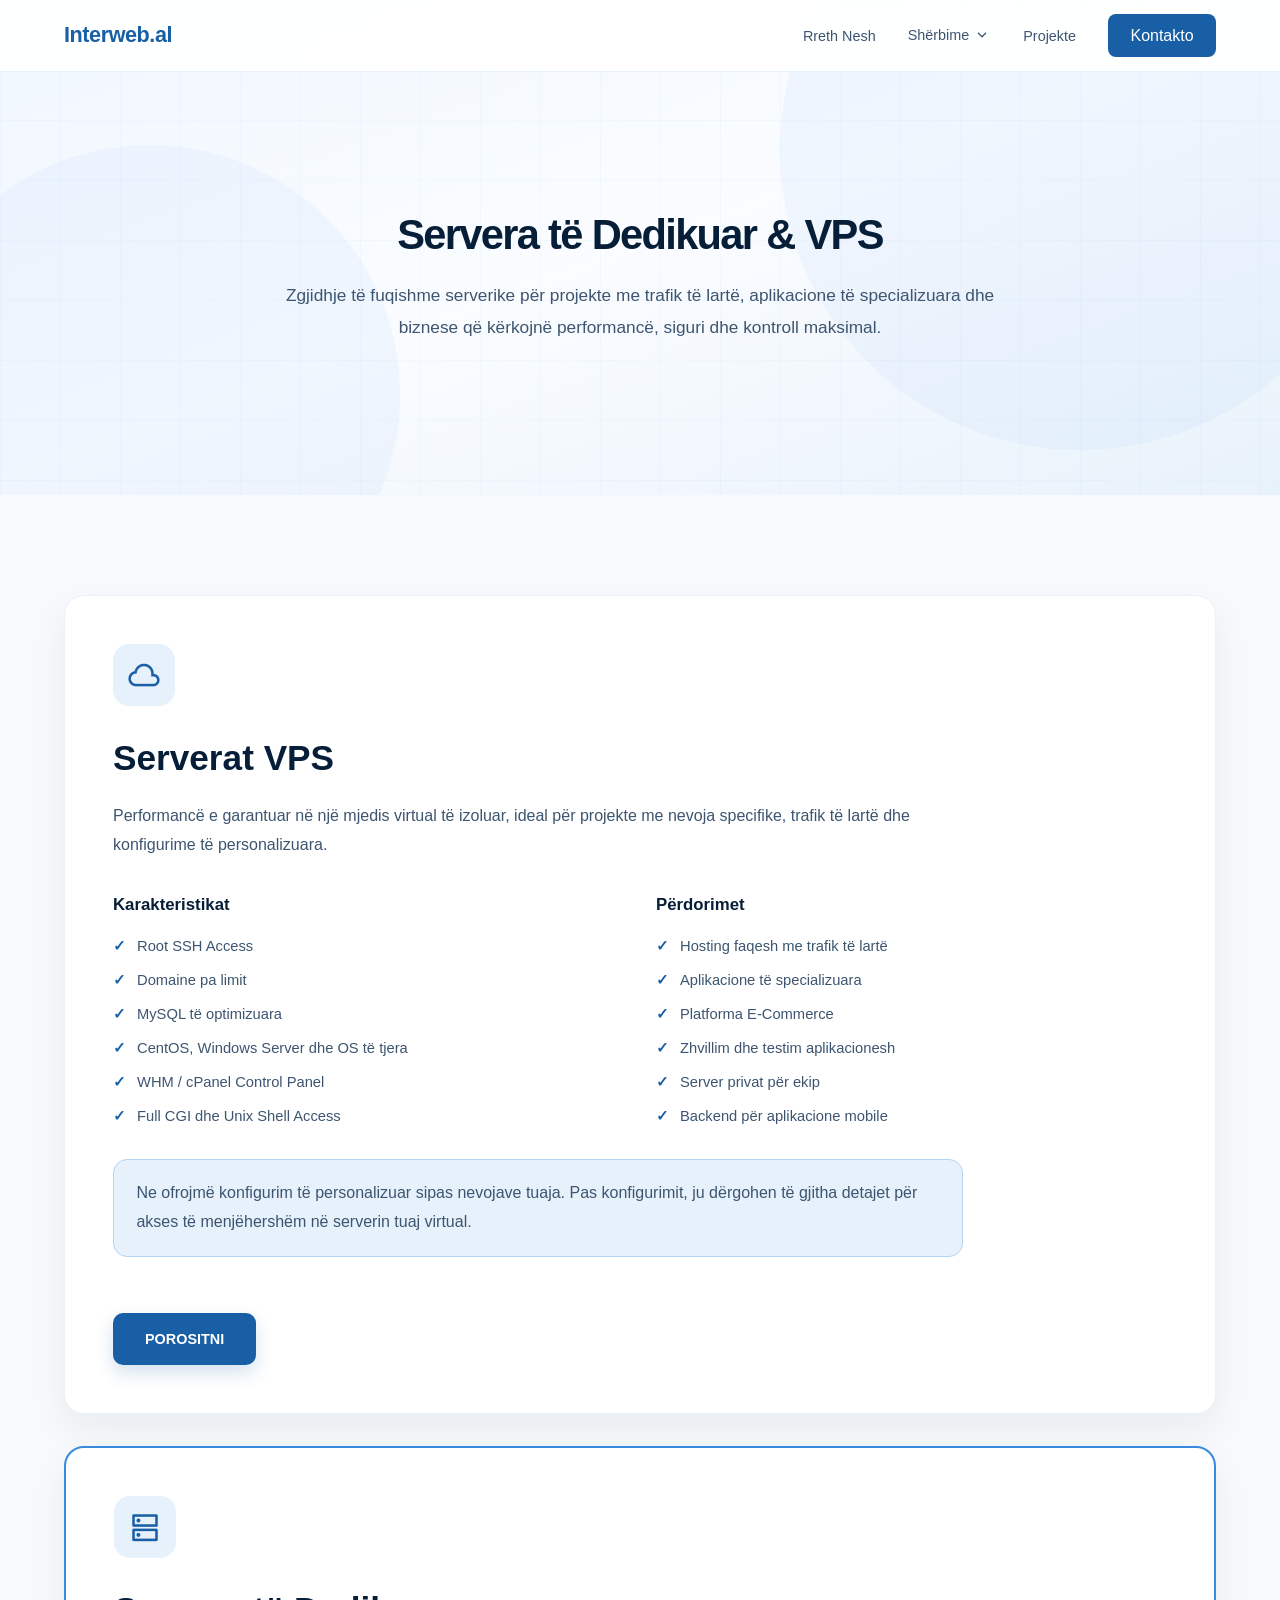
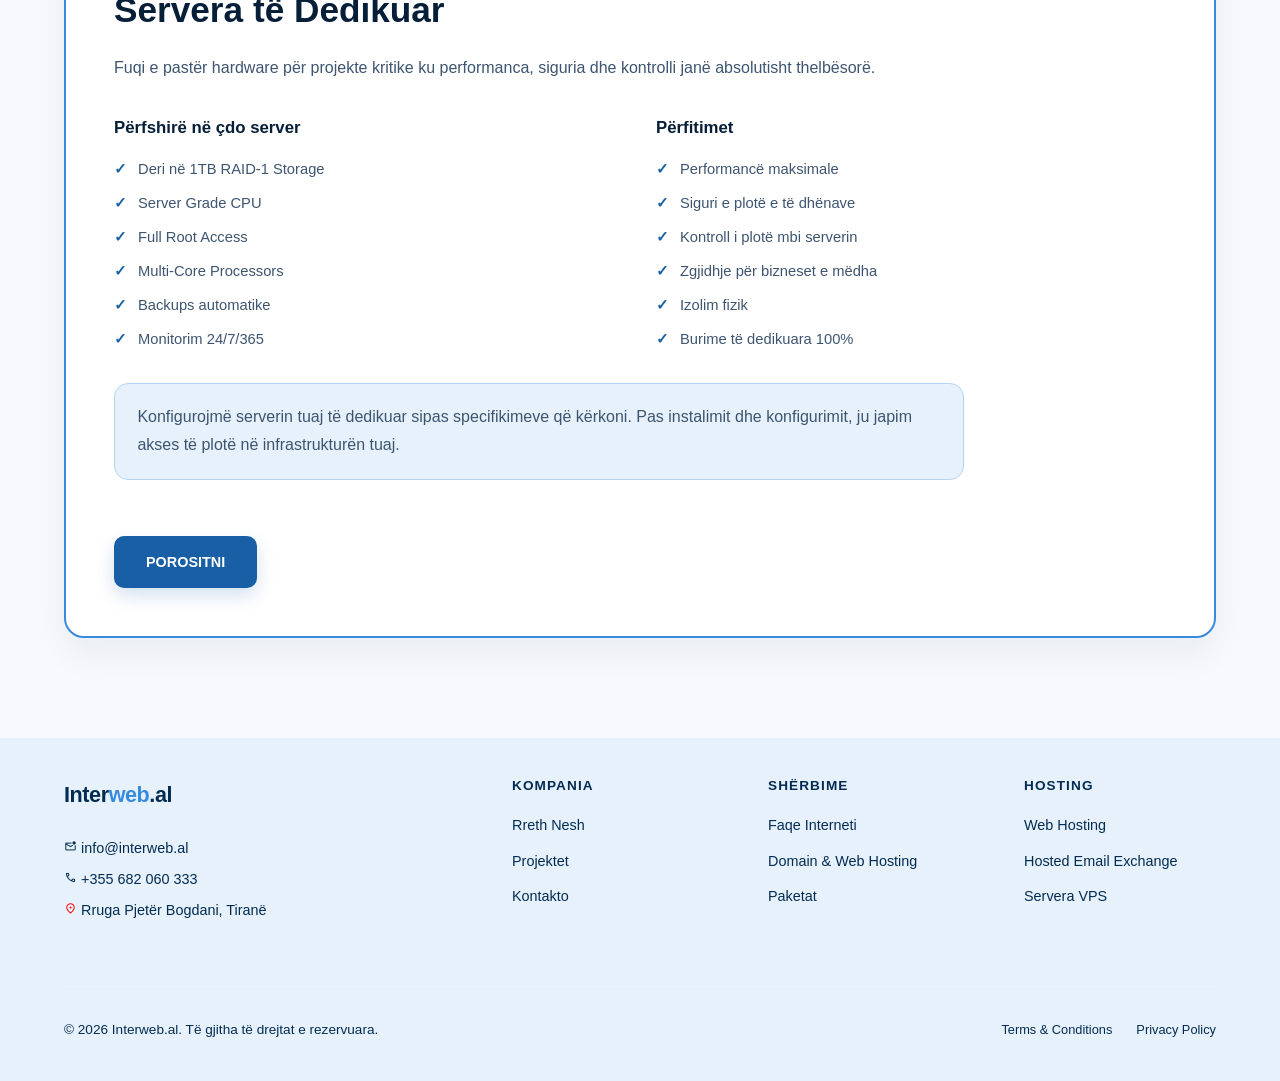
<file: servera-vps.html>
<!doctype html>
<html lang="sq">
  <head>
    <meta charset="UTF-8" />
    <meta name="viewport" content="width=device-width, initial-scale=1.0" />
    <title>Servera të Dedikuar & VPS | Interweb</title>

    <link rel="stylesheet" href="css/style.css" />
    <link rel="stylesheet" href="css/servera-vps.css" />
    <link
      rel="stylesheet"
      href="https://fonts.googleapis.com/css2?family=Material+Symbols+Outlined"
    />
  </head>

  <body>
    <div id="header"></div>

    <section class="server-hero">
      <div class="hero-bg-circle c1"></div>
      <div class="hero-bg-circle c2"></div>
      <div class="hero-grid-lines"></div>

      <div class="container server-hero-content">
        <h1>Servera të Dedikuar & VPS</h1>
        <p>
          Zgjidhje të fuqishme serverike për projekte me trafik të lartë,
          aplikacione të specializuara dhe biznese që kërkojnë performancë,
          siguri dhe kontroll maksimal.
        </p>
      </div>
    </section>

    <section class="server-section">
      <div class="container server-grid">
        <div class="server-card">
          <div class="server-icon">
            <span class="material-symbols-outlined">cloud</span>
          </div>

          <h2>Serverat VPS</h2>

          <p>
            Performancë e garantuar në një mjedis virtual të izoluar, ideal për
            projekte me nevoja specifike, trafik të lartë dhe konfigurime të
            personalizuara.
          </p>

          <div class="server-columns">
            <div>
              <h3>Karakteristikat</h3>
              <ul>
                <li>Root SSH Access</li>
                <li>Domaine pa limit</li>
                <li>MySQL të optimizuara</li>
                <li>CentOS, Windows Server dhe OS të tjera</li>
                <li>WHM / cPanel Control Panel</li>
                <li>Full CGI dhe Unix Shell Access</li>
              </ul>
            </div>

            <div>
              <h3>Përdorimet</h3>
              <ul>
                <li>Hosting faqesh me trafik të lartë</li>
                <li>Aplikacione të specializuara</li>
                <li>Platforma E-Commerce</li>
                <li>Zhvillim dhe testim aplikacionesh</li>
                <li>Server privat për ekip</li>
                <li>Backend për aplikacione mobile</li>
              </ul>
            </div>
          </div>

          <p class="server-note">
            Ne ofrojmë konfigurim të personalizuar sipas nevojave tuaja. Pas
            konfigurimit, ju dërgohen të gjitha detajet për akses të
            menjëhershëm në serverin tuaj virtual.
          </p>

          <a
            href="https://wa.me/355682060333?text=Pershendetje,%20jam%20i%20interesuar%20per%20Servera%20VPS."
            target="_blank"
            class="server-btn"
          >
            Porositni
          </a>
        </div>

        <div class="server-card featured">
          <div class="server-icon">
            <span class="material-symbols-outlined">dns</span>
          </div>

          <h2>Servera të Dedikuar</h2>

          <p>
            Fuqi e pastër hardware për projekte kritike ku performanca, siguria
            dhe kontrolli janë absolutisht thelbësorë.
          </p>

          <div class="server-columns">
            <div>
              <h3>Përfshirë në çdo server</h3>
              <ul>
                <li>Deri në 1TB RAID-1 Storage</li>
                <li>Server Grade CPU</li>
                <li>Full Root Access</li>
                <li>Multi-Core Processors</li>
                <li>Backups automatike</li>
                <li>Monitorim 24/7/365</li>
              </ul>
            </div>

            <div>
              <h3>Përfitimet</h3>
              <ul>
                <li>Performancë maksimale</li>
                <li>Siguri e plotë e të dhënave</li>
                <li>Kontroll i plotë mbi serverin</li>
                <li>Zgjidhje për bizneset e mëdha</li>
                <li>Izolim fizik</li>
                <li>Burime të dedikuara 100%</li>
              </ul>
            </div>
          </div>

          <p class="server-note">
            Konfigurojmë serverin tuaj të dedikuar sipas specifikimeve që
            kërkoni. Pas instalimit dhe konfigurimit, ju japim akses të plotë në
            infrastrukturën tuaj.
          </p>

          <a
            href="https://wa.me/355682060333?text=Pershendetje,%20jam%20i%20interesuar%20per%20Servera%20te%20Dedikuar."
            target="_blank"
            class="server-btn"
          >
            Porositni
          </a>
        </div>
      </div>
    </section>

    <div id="footer"></div>

    <script src="script.js"></script>
  </body>
</html>
</file>
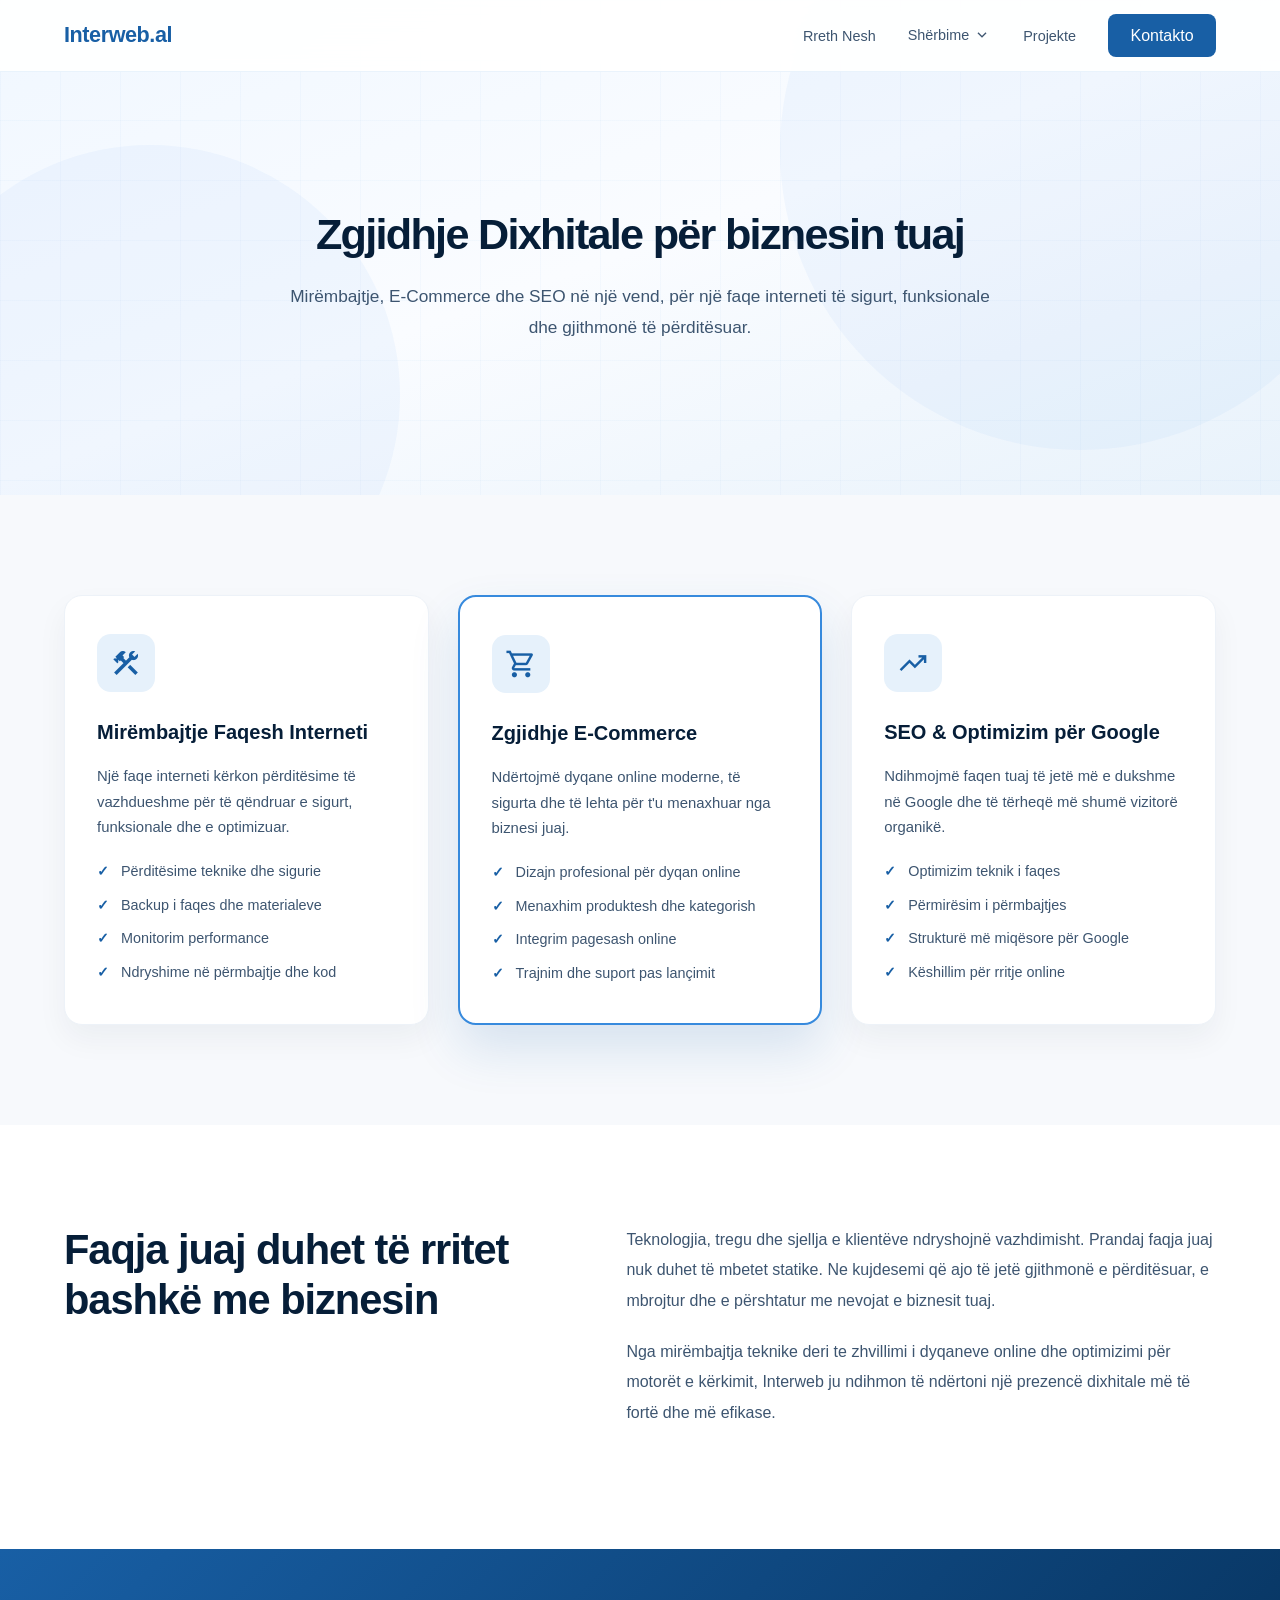
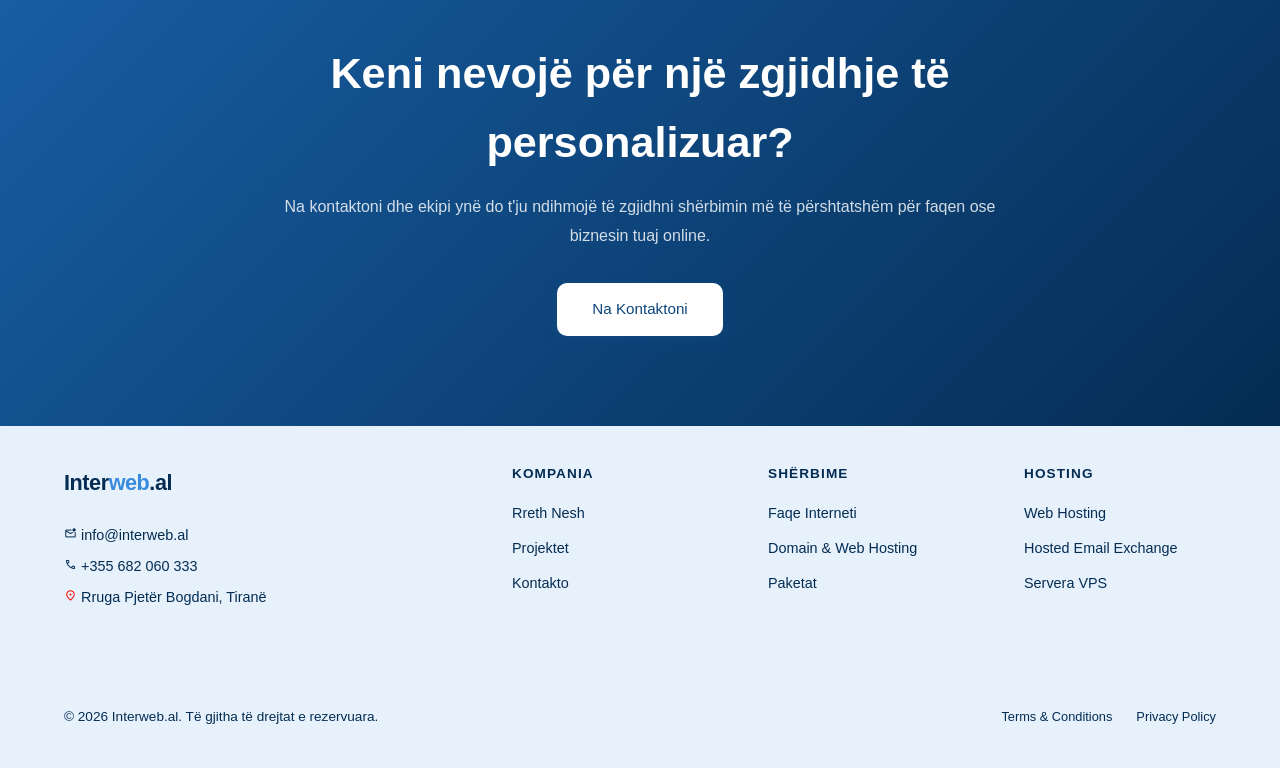
<file: zgjidhje-dixhitale.html>
<!doctype html>
<html lang="sq">
  <head>
    <meta charset="UTF-8" />
    <meta name="viewport" content="width=device-width, initial-scale=1.0" />
    <title>Zgjidhje Dixhitale | Interweb</title>

    <link rel="stylesheet" href="css/style.css" />
    <link rel="stylesheet" href="css/digital-solutions.css" />
    <link
      rel="stylesheet"
      href="https://fonts.googleapis.com/css2?family=Material+Symbols+Outlined"
    />
  </head>

  <body>
    <div id="header"></div>

    <section class="digital-hero">
      <div class="hero-bg-circle c1"></div>
      <div class="hero-bg-circle c2"></div>
      <div class="hero-grid-lines"></div>

      <div class="container digital-hero-content">
        <h1>Zgjidhje Dixhitale për biznesin tuaj</h1>
        <p>
          Mirëmbajtje, E-Commerce dhe SEO në një vend, për një faqe interneti
          të sigurt, funksionale dhe gjithmonë të përditësuar.
        </p>
      </div>
    </section>

    <section class="digital-services">
      <div class="container">
        <div class="digital-grid">
          <div class="digital-card">
            <div class="digital-icon">
              <span class="material-symbols-outlined">construction</span>
            </div>

            <h3>Mirëmbajtje Faqesh Interneti</h3>

            <p>
              Një faqe interneti kërkon përditësime të vazhdueshme për të
              qëndruar e sigurt, funksionale dhe e optimizuar.
            </p>

            <ul>
              <li>Përditësime teknike dhe sigurie</li>
              <li>Backup i faqes dhe materialeve</li>
              <li>Monitorim performance</li>
              <li>Ndryshime në përmbajtje dhe kod</li>
            </ul>
          </div>

          <div class="digital-card featured">
            <div class="digital-icon">
              <span class="material-symbols-outlined">shopping_cart</span>
            </div>

            <h3>Zgjidhje E-Commerce</h3>

            <p>
              Ndërtojmë dyqane online moderne, të sigurta dhe të lehta për t'u
              menaxhuar nga biznesi juaj.
            </p>

            <ul>
              <li>Dizajn profesional për dyqan online</li>
              <li>Menaxhim produktesh dhe kategorish</li>
              <li>Integrim pagesash online</li>
              <li>Trajnim dhe suport pas lançimit</li>
            </ul>
          </div>

          <div class="digital-card">
            <div class="digital-icon">
              <span class="material-symbols-outlined">trending_up</span>
            </div>

            <h3>SEO & Optimizim për Google</h3>

            <p>
              Ndihmojmë faqen tuaj të jetë më e dukshme në Google dhe të tërheqë
              më shumë vizitorë organikë.
            </p>

            <ul>
              <li>Optimizim teknik i faqes</li>
              <li>Përmirësim i përmbajtjes</li>
              <li>Strukturë më miqësore për Google</li>
              <li>Këshillim për rritje online</li>
            </ul>
          </div>
        </div>
      </div>
    </section>

    <section class="digital-info">
      <div class="container digital-info-grid">
        <div>
          <h2 class="section-title">
            Faqja juaj duhet të rritet bashkë me biznesin
          </h2>
        </div>

        <div>
          <p>
            Teknologjia, tregu dhe sjellja e klientëve ndryshojnë vazhdimisht.
            Prandaj faqja juaj nuk duhet të mbetet statike. Ne kujdesemi që ajo
            të jetë gjithmonë e përditësuar, e mbrojtur dhe e përshtatur me
            nevojat e biznesit tuaj.
          </p>

          <p>
            Nga mirëmbajtja teknike deri te zhvillimi i dyqaneve online dhe
            optimizimi për motorët e kërkimit, Interweb ju ndihmon të ndërtoni
            një prezencë dixhitale më të fortë dhe më efikase.
          </p>
        </div>
      </div>
    </section>

    <section class="digital-cta">
      <div class="container">
        <h2>Keni nevojë për një zgjidhje të personalizuar?</h2>
        <p>
          Na kontaktoni dhe ekipi ynë do t'ju ndihmojë të zgjidhni shërbimin më
          të përshtatshëm për faqen ose biznesin tuaj online.
        </p>

        <a href="contact.html" class="btn-primary">Na Kontaktoni</a>
      </div>
    </section>

    <div id="footer"></div>

    <script src="script.js"></script>
  </body>
</html>
</file>
<file: css/style.css>
*,
*::before,
*::after {
  box-sizing: border-box;
  margin: 0;
  padding: 0;
}

:root {
  --blue-50: #e6f1fb;
  --blue-100: #b5d4f4;
  --blue-200: #85b7eb;
  --blue-400: #378add;
  --blue-600: #185fa5;
  --blue-800: #0c447c;
  --blue-900: #042c53;
  --navy: #061e38;
  --white: #ffffff;
  --gray-50: #f7f9fc;
  --gray-100: #edf2f8;
  --gray-200: #d0dce9;
  --gray-400: #7a92a8;
  --gray-600: #4a617a;
  --text-dark: #0a1929;
  --text-mid: #3d5570;
  --text-light: #6b87a3;
  --max-width: 1200px;
  --line: rgba(55, 138, 221, 0.15);
  --blue-bright: #3a9eff;
  --blue-dim: #0d4f96;
  --blue: #1a7fe8;
  --neon-glow: 0 0 20px rgba(58, 158, 255, 0.2);
  --txt-muted: var(--text-light);
}

html {
  scroll-behavior: smooth;
}

body {
  font-family: "DM Sans", sans-serif;
  background: var(--white);
  color: var(--text-dark);
  line-height: 1.6;
  overflow-x: hidden;
}

.container {
  max-width: var(--max-width);
  margin: 0 auto;
  width: 100%;
}

nav {
  position: fixed;
  top: 0;
  left: 0;
  right: 0;
  z-index: 100;
  padding: 0 5%;
  height: 72px;
  display: flex;
  align-items: center;
  justify-content: space-between;
  background: rgba(255, 255, 255, 0.92);
  backdrop-filter: blur(16px);
  border-bottom: 1px solid rgba(55, 138, 221, 0.1);
  transition:
    box-shadow 0.3s,
    background 0.3s;
}
nav.scrolled {
  box-shadow: 0 4px 20px rgba(6, 30, 56, 0.08);
  background: var(--white);
}

.nav-logo {
  font-family: "Sora", sans-serif;
  font-size: 1.35rem;
  font-weight: 700;
  color: #185fa5;
  letter-spacing: -0.02em;
  text-decoration: none;
}
.nav-logo span {
  color: var(--blue-400);
}

.nav-menu-wrapper {
  display: flex;
  align-items: center;
  gap: 2rem;
}

.nav-links {
  display: flex;
  align-items: center;
  gap: 2rem;
  list-style: none;
}
.nav-links a {
  font-size: 0.9rem;
  font-weight: 500;
  color: var(--text-mid);
  text-decoration: none;
  transition: color 0.2s;
}
.nav-links a:hover {
  color: var(--blue-600);
}
.dropdown {
  position: relative;
}

.dropdown>a {
  display: flex;
  align-items: center;
  gap: 4px;
}

.dropdown-icon {
  font-size: 18px !important;
}

.dropdown-menu {
  position: absolute;
  top: calc(100% + 15px);
  left: 0;
  min-width: 240px;
  background: var(--white);
  border-radius: 12px;
  padding: 0.75rem 0;
  list-style: none;
  box-shadow: 0 16px 40px rgba(6, 30, 56, 0.08);

  opacity: 0;
  visibility: hidden;
  transform: translateY(10px);

  transition: all 0.25s ease;
  z-index: 1000;
}

.dropdown-menu li {
  width: 100%;
}

.dropdown-menu a {
  display: block;
  padding: 12px 20px;
  color: var(--text-mid);
  text-decoration: none;
  font-size: 0.9rem;
  white-space: nowrap;
}

.dropdown-menu a:hover {
  background: var(--blue-50);
  color: var(--blue-600);
}

.dropdown:hover .dropdown-menu {
  opacity: 1;
  visibility: visible;
  transform: translateY(0);
}

.nav-cta {
  background: var(--blue-600);
  color: var(--white) !important;
  padding: 0.55rem 1.4rem;
  border-radius: 8px;
  font-weight: 500 !important;
  transition:
    background 0.2s,
    transform 0.15s !important;
  text-decoration: none;
}
.nav-cta:hover {
  background: var(--blue-800) !important;
  transform: translateY(-1px);
}

.burger-btn {
  display: none;
  background: none;
  border: none;
  cursor: pointer;
  padding: 0.5rem;
  z-index: 110;
}
.burger-btn span {
  display: block;
  width: 24px;
  height: 2px;
  background-color: var(--navy);
  margin: 5px 0;
  transition: 0.3s;
}

.hero {
  min-height: 85vh;
  display: flex;
  align-items: center;
  justify-content: center;
  padding: 140px 5% 80px;
  position: relative;
  overflow: hidden;
  background: linear-gradient(160deg, #f0f7ff 0%, #fafcff 50%, #e8f2fb 100%);
  text-align: center;
}

.hero-bg-circle {
  position: absolute;
  border-radius: 50%;
  opacity: 0.05;
  background: var(--blue-400);
  pointer-events: none;
}
.hero-bg-circle.c1 {
  width: 600px;
  height: 600px;
  top: -150px;
  right: -100px;
}
.hero-bg-circle.c2 {
  width: 500px;
  height: 500px;
  bottom: -150px;
  left: -100px;
}

.hero-grid-lines {
  position: absolute;
  inset: 0;
  background-image:
    linear-gradient(rgba(55, 138, 221, 0.03) 1px, transparent 1px),
    linear-gradient(90deg, rgba(55, 138, 221, 0.03) 1px, transparent 1px);
  background-size: 60px 60px;
  pointer-events: none;
}

.hero-content {
  max-width: 800px;
  margin: 0 auto;
  position: relative;
  z-index: 2;
  animation: fadeUp 0.9s cubic-bezier(0.22, 1, 0.36, 1) both;
}

@keyframes fadeUp {
  from {
    opacity: 0;
    transform: translateY(24px);
  }
  to {
    opacity: 1;
    transform: translateY(0);
  }
}

.hero h1 {
  font-family: "Sora", sans-serif;
  font-size: clamp(2.4rem, 6vw, 3.2rem);
  font-weight: 500;
  line-height: 1.15;
  color: var(--blue-600);
  letter-spacing: -0.03em;
  margin-bottom: 1.5rem;
}
.hero h1 em {
  font-style: normal;
  color: var(--blue-600);
  position: relative;
  display: inline-block;
}

.hero p {
  font-size: 1.2rem;
  color: var(--text-mid);
  max-width: 620px;
  margin: 0 auto 2.5rem;
  line-height: 1.7;
  font-weight: 300;
}

.hero-actions {
  display: flex;
  gap: 1rem;
  justify-content: center;
  flex-wrap: wrap;
}

.btn-primary {
  background: var(--blue-600);
  color: var(--white);
  padding: 0.9rem 2.2rem;
  border-radius: 10px;
  font-size: 0.95rem;
  font-weight: 500;
  text-decoration: none;
  transition:
    background 0.2s,
    transform 0.15s,
    box-shadow 0.2s;
  display: inline-flex;
  align-items: center;
  gap: 0.5rem;
  box-shadow: 0 4px 14px rgba(24, 95, 165, 0.2);
}
.btn-primary:hover {
  background: var(--blue-800);
  transform: translateY(-2px);
  box-shadow: 0 6px 20px rgba(24, 95, 165, 0.3);
}
.btn-primary svg {
  width: 16px;
  height: 16px;
}

.btn-outline {
  background: transparent;
  color: var(--blue-600);
  padding: 0.9rem 2.2rem;
  border-radius: 10px;
  font-size: 0.95rem;
  font-weight: 500;
  text-decoration: none;
  border: 1.5px solid var(--blue-200);
  transition:
    border-color 0.2s,
    background 0.2s,
    transform 0.15s;
  display: inline-flex;
  align-items: center;
  gap: 0.5rem;
}
.btn-outline:hover {
  border-color: var(--blue-400);
  background: var(--blue-50);
  transform: translateY(-2px);
}

.section {
  padding: 100px 5%;
}
.section-label {
  font-size: 0.8rem;
  font-weight: 600;
  color: var(--blue-600);
  letter-spacing: 0.12em;
  text-transform: uppercase;
  margin-bottom: 0.7rem;
  display: block;
}
.section-title {
  font-family: "Sora", sans-serif;
  font-size: clamp(2rem, 4vw, 2.6rem);
  font-weight: 700;
  color: var(--navy);
  letter-spacing: -0.025em;
  margin-bottom: 1.2rem;
  line-height: 1.2;
}
.section-sub {
  color: var(--text-mid);
  max-width: 800px;
  font-size: 1.05rem;
  line-height: 1.7;
  margin-bottom: 4rem;
}

.services-grid {
  display: grid;
  grid-template-columns: repeat(3, 1fr);
  gap: 2rem;
}

.service-card {
  background: var(--gray-50);
  border: 1px solid var(--gray-100);
  border-radius: 16px;
  padding: 2.5rem 2rem;
  transition:
    border-color 0.25s,
    transform 0.25s,
    box-shadow 0.25s;
  cursor: default;
  display: flex;
  flex-direction: column;
}
.service-card:hover {
  border-color: var(--blue-200);
  transform: translateY(-5px);
  box-shadow: 0 16px 32px rgba(24, 95, 165, 0.08);
  background: var(--white);
}

.service-icon {
  width: 54px;
  height: 54px;
  border-radius: 12px;
  background: var(--blue-50);
  display: flex;
  align-items: center;
  justify-content: center;
  margin-bottom: 1.5rem;
  transition:
    background 0.25s,
    transform 0.25s;
}
.service-card:hover .service-icon {
  background: var(--blue-100);
  transform: scale(1.05);
}
.service-icon svg {
  width: 26px;
  height: 26px;
  color: var(--blue-600);
}

.service-card h3 {
  font-family: "Sora", sans-serif;
  font-size: 1.15rem;
  font-weight: 600;
  color: var(--navy);
  margin-bottom: 0.8rem;
  letter-spacing: -0.01em;
}
.service-card p {
  font-size: 0.9rem;
  color: var(--text-mid);
  line-height: 1.65;
}

.process {
  padding: 50px 6%;
  background: var(--blue-50);
}
.process-grid {
  display: grid;
  grid-template-columns: 1.1fr 0.9fr;
  gap: 6rem;
  align-items: center;
  margin-top: 5rem;
}
.process-steps {
  display: flex;
  flex-direction: column;
}
.pstep {
  display: flex;
  gap: 2rem;
  padding: 2.2rem 0;
  border-bottom: 1px solid var(--line);
  transition: background 0.2s;
  position: relative;
}
.pstep:first-child {
  padding-top: 0;
}
.pstep-left {
  display: flex;
  flex-direction: column;
  align-items: center;
}
.pstep-num {
  font-family: "Bebas Neue", sans-serif;
  font-size: 0.85rem;
  letter-spacing: 0.15em;
  color: var(--blue-bright);
  width: 28px;
  text-align: center;
  padding-top: 2px;
}
.pstep-line {
  width: 1px;
  flex: 1;
  min-height: 30px;
  background: linear-gradient(to bottom, var(--blue-dim), transparent);
  margin-top: 10px;
}
.pstep h3 {
  font-size: 1.05rem;
  font-weight: 600;
  color: var(--navy);
  margin-bottom: 0.5rem;
}
.pstep p {
  font-size: 0.85rem;
  color: var(--text-mid);
  line-height: 1.65;
}

.process-visual {
  position: relative;
  aspect-ratio: 1;
  display: flex;
  align-items: center;
  justify-content: center;
}
.pv-ring {
  position: absolute;
  border-radius: 50%;
  border: 1px solid var(--line);
  animation: ringRotate linear infinite;
}
.pv-ring:nth-child(1) {
  width: 85%;
  height: 85%;
  border-top-color: var(--blue-dim);
  animation-duration: 20s;
}
.pv-ring:nth-child(2) {
  width: 65%;
  height: 65%;
  border-right-color: rgba(58, 158, 255, 0.4);
  animation-duration: 14s;
  animation-direction: reverse;
}
.pv-ring:nth-child(3) {
  width: 42%;
  height: 42%;
  border-bottom-color: var(--blue);
  animation-duration: 9s;
}
@keyframes ringRotate {
  from {
    transform: rotate(0deg);
  }
  to {
    transform: rotate(360deg);
  }
}
.pv-center {
  width: 110px;
  height: 110px;
  border-radius: 50%;
  background: radial-gradient(
    circle,
    rgba(26, 127, 232, 0.25),
    rgba(26, 127, 232, 0.05)
  );
  border: 1px solid rgba(58, 158, 255, 0.4);
  display: flex;
  align-items: center;
  justify-content: center;
  flex-direction: column;
  gap: 2px;
  position: relative;
  z-index: 2;
  box-shadow: var(--neon-glow);
}
.pv-center-n {
  font-family: "Bebas Neue", sans-serif;
  font-size: 2.2rem;
  color: var(--white);
  letter-spacing: 0.05em;
}
.pv-center-lbl {
  font-size: 0.65rem;
  letter-spacing: 0.12em;
  text-transform: uppercase;
  color: var(--blue-bright);
}
.pv-dot {
  position: absolute;
  width: 8px;
  height: 8px;
  border-radius: 50%;
  background: var(--blue-bright);
  box-shadow: 0 0 12px var(--blue-bright);
}
.pv-dot:nth-child(5) {
  top: 5%;
  left: 50%;
  transform: translateX(-50%);
}
.pv-dot:nth-child(6) {
  bottom: 8%;
  right: 10%;
}
.pv-dot:nth-child(7) {
  left: 2%;
  top: 40%;
}

.reveal {
  opacity: 0;
  transform: translateY(30px);
  transition:
    opacity 0.8s cubic-bezier(0.22, 1, 0.36, 1),
    transform 0.8s cubic-bezier(0.22, 1, 0.36, 1);
}
.reveal.visible {
  opacity: 1;
  transform: translateY(0);
}
.reveal-d1 {
  transition-delay: 0.1s;
}
.reveal-d2 {
  transition-delay: 0.2s;
}
.reveal-d3 {
  transition-delay: 0.3s;
}
.reveal-d4 {
  transition-delay: 0.4s;
}

@media (max-width: 768px) {
  .process-grid {
    grid-template-columns: 1fr;
    gap: 4rem;
  }
  .process-visual {
    max-width: 400px;
    margin: 0 auto;
  }

    .dropdown-menu {
      position: static;
      opacity: 1;
      visibility: visible;
      transform: none;
      box-shadow: none;
      background: transparent;
      padding-top: 10px;
      display: none;
    }
  
    .dropdown.active .dropdown-menu {
      display: block;
    }
}

@media (max-width: 600px) {
  .process {
    padding: 60px 5%;
  }
  .section-head {
    flex-direction: column;
    align-items: flex-start;
    gap: 1.2rem;
    margin-bottom: 3.5rem;
  }
  .section-desc {
    text-align: left;
    max-width: 100%;
    font-size: 0.85rem;
  }
}

.project-section {
  padding: 100px 5%;
  background: var(--gray-50);
}
.project-grid {
  display: grid;
  grid-template-columns: repeat(3, 1fr);
  gap: 2rem;
}
.project-card {
  background: var(--white);
  border: 1px solid var(--blue-50);
  border-radius: 16px;
  overflow: hidden;
  transition:
    transform 0.25s,
    box-shadow 0.24s;
  text-decoration: none;
  display: flex;
  flex-direction: column;
}

.project-card:hover {
  transform: translateY(-5px);
  box-shadow: 0 16px 36px rgba(6, 30, 56, 0.06);
}

.project-thumb {
  width: 100%;
  height: 180px;
  overflow: hidden;
  flex-shrink: 0;
  display: flex;
  align-items: center;
  justify-content: center;
}

.project-thumb img {
  width: 100%;
  height: 100%;
  object-fit: contain;
  object-position: center;
  display: block;
}

.project-body {
  padding: 1rem;
  display: flex;
  flex-direction: column;
  flex-grow: 1;
}

.project-card h3 {
  font-family: "Sora", sans-serif;
  font-size: 1.05rem;
  font-weight: 600;
  color: var(--navy);
  margin-bottom: 0.8rem;
  letter-spacing: -0.01em;
}

.project-date {
  font-size: 0.8rem;
  color: var(--blue);
  margin-top: auto;
}

.project-button {
  display: flex;
  justify-content: right;
  margin-top: 2.5rem;
}

.project-button button {
  background:var(--blue-100);
  backdrop-filter: blur(10px);
  -webkit-backdrop-filter: blur(10px);
  border: 1px solid var(--blue-200);
  border-radius: 30px;
  padding: 0.85rem 2.2rem;
  cursor: pointer;
  transition: background 0.2s, transform 0.15s;
}

.project-button button:hover {
  background: var(--blue-50);
  transform: translateY(-2px);
}

.project-button button h4 {
  font-size: 0.95rem;
  font-weight: 500;
  color: var(--navy);
  letter-spacing: 0.01em;
}


@media (max-width: 768px) {
  .project-grid {
    grid-template-columns: 1fr;
  }

  .project-button {
    justify-content: center;
  }
}

footer {
  background: var(--blue-50);
  color: var(--blue-900);
  padding: 40px 5% 40px;
}

.footer-grid {
  display: grid;
  grid-template-columns: 2fr repeat(3, 1fr);
  gap: 4rem;
  margin-bottom: 4rem;
}

.footer-toggle {
  width: 100%;
  background: transparent;
  border: none;
  color: var(--blue-900);
  font-size: 0.85rem;
  font-weight: 600;
  letter-spacing: 0.08em;
  text-transform: uppercase;
  margin-bottom: 1.2rem;
  display: flex;
  align-items: center;
  justify-content: space-between;
  cursor: default;
  padding: 0;
}

.footer-toggle .material-symbols-outlined {
  display: none;
}

.footer-contact .material-symbols-outlined {
  font-size: 13px;
}

.footer-contact .location-icon {
  color: red;
}

@media (max-width: 768px) {
  .footer-toggle {
    cursor: pointer;
    margin-bottom: 0;
    padding: 0.9rem 0;
    border-bottom: 1px solid var(--blue-100);
  }

  .footer-toggle .material-symbols-outlined {
    display: inline-block;
    font-size: 20px;
    transition: transform 0.25s ease;
  }

  .footer-dropdown ul {
    display: none !important;
    padding-top: 1rem;
  }

  .footer-dropdown.active ul {
    display: flex !important;
  }

  .footer-dropdown.active .footer-toggle .material-symbols-outlined {
    transform: rotate(180deg);
  }
}

.footer-brand .nav-logo {
  color: var(--blue-900);
  margin-bottom: 1rem;
  display: block;
}

.footer-brand p {
  font-size: 0.9rem;
  line-height: 1.7;
  max-width: 280px;
}

.footer-col h4 {
  font-size: 0.85rem;
  font-weight: 600;
  color: var(--blue-900);
  letter-spacing: 0.08em;
  text-transform: uppercase;
  margin-bottom: 1.2rem;
}

.footer-col ul {
  list-style: none;
  display: flex;
  flex-direction: column;
  gap: 0.6rem;
}
.footer-col a {
  font-size: 0.9rem;
  color: var(--blue-900);
  text-decoration: none;
  transition: color 0.2s;
}
.footer-col a:hover {
  color: var(--blue-400);
}

.footer-bottom {
  border-top: 1px solid rgba(255, 255, 255, 0.1);
  padding-top: 2rem;
  display: flex;
  justify-content: space-between;
  align-items: center;
  font-size: 0.85rem;
}
.footer-contact {
  display: flex;
  flex-direction: column;
  gap: 0.5rem;
}
.footer-contact a {
  color: var(--blue-900);
  text-decoration: none;
  transition: color 0.2s;
  font-size: 0.9rem;
}
.footer-contact a:hover {
  color: var(--blue-400);
}

@media (max-width: 1024px) {
  .services-grid {
    grid-template-columns: repeat(2, 1fr);
    gap: 1.5rem;
  }
  .project-grid {
    grid-template-columns: repeat(2, 1fr);
  }
  .mission-inner {
    grid-template-columns: 1fr;
    gap: 3rem;
  }
  .footer-grid {
    grid-template-columns: 1.5fr repeat(3, 1fr);
    gap: 2rem;
  }
}

@media (max-width: 768px) {
  nav {
    padding: 0 20px;
  }
  .burger-btn {
    display: block;
  }
  .nav-menu-wrapper {
    position: fixed;
    top: 72px;
    left: 0;
    right: 0;
    background: var(--white);
    flex-direction: column;
    gap: 1.5rem;
    padding: 2rem;
    border-bottom: 1px solid var(--gray-100);
    box-shadow: 0 10px 25px rgba(6, 30, 56, 0.05);
    transform: translateY(-120%);
    transition: transform 0.3s ease;
    z-index: 99;
    align-items: stretch;
    text-align: center;
  }
  .nav-menu-wrapper.active {
    transform: translateY(0);
  }
  .nav-links {
    flex-direction: column;
    gap: 1.2rem;
  }

  .burger-btn.active span:nth-child(1) {
    transform: translateY(7px) rotate(45deg);
  }
  .burger-btn.active span:nth-child(2) {
    opacity: 0;
  }
  .burger-btn.active span:nth-child(3) {
    transform: translateY(-7px) rotate(-45deg);
  }

  .hero {
    padding-top: 120px;
  }
  .services-grid {
    grid-template-columns: 1fr;
  }
  .project-grid {
    grid-template-columns: 1fr;
  }
  .project-button {
    justify-content: center;
  }
  .footer-grid {
    grid-template-columns: 1fr;
    gap: 2rem;
  }
  .footer-bottom {
    flex-direction: column;
    gap: 1rem;
    text-align: center;
  }
}

@media (max-width: 480px) {
  .why-grid {
    grid-template-columns: 1fr;
  }
  .hero-actions .btn-primary,
  .hero-actions .btn-outline {
    width: 100%;
    justify-content: center;
  }
}
</file>
<file: css/domain-hosting.css>
.hosting-hero {
    min-height: 55vh;
    display: flex;
    align-items: center;
    justify-content: center;
    padding: 150px 5% 90px;
    position: relative;
    overflow: hidden;
    text-align: center;
    background: linear-gradient(160deg, #f0f7ff 0%, #fafcff 50%, #e8f2fb 100%);
}

.hosting-hero-content {
    max-width: 850px;
    position: relative;
    z-index: 2;
}

.hosting-hero h1 {
    font-family: "Sora", sans-serif;
    font-size: clamp(2.6rem, 6vw, 2rem);
    color: var(--navy);
    line-height: 1.1;
    letter-spacing: -0.04em;
    margin-bottom: 1.4rem;
}

.hosting-hero p {
    color: var(--text-mid);
    font-size: 1.08rem;
    line-height: 1.8;
    max-width: 700px;
    margin: 0 auto;
}

.hosting-plans {
    padding: 100px 5%;
    background: var(--gray-50);
}

.section-heading {
    text-align: center;
    margin-bottom: 4rem;
}

.section-heading .section-sub {
    margin-left: auto;
    margin-right: auto;
}

.hosting-grid {
    display: grid;
    grid-template-columns: repeat(3, 1fr);
    gap: 1.8rem;
    align-items: stretch;
}

.hosting-card {
    background: var(--white);
    border: 1px solid var(--gray-100);
    border-radius: 18px;
    padding: 2.4rem 2rem;
    position: relative;
    box-shadow: 0 14px 30px rgba(6, 30, 56, 0.05);
    display: flex;
    flex-direction: column;
    transition: transform 0.25s, box-shadow 0.25s, border-color 0.25s;
}

.hosting-card:hover {
    transform: translateY(-6px);
    border-color: var(--blue-200);
    box-shadow: 0 20px 42px rgba(24, 95, 165, 0.11);
}

.hosting-card.featured {
    border: 2px solid var(--blue-400);
    transform: translateY(-18px);
    box-shadow: 0 24px 50px rgba(24, 95, 165, 0.16);
}

.hosting-card.featured:hover {
    transform: translateY(-24px);
}

.hosting-card h3 {
    font-family: "Sora", sans-serif;
    font-size: 1.35rem;
    color: var(--navy);
    margin-bottom: 1rem;
}

.price {
    font-family: "Sora", sans-serif;
    font-size: 2rem;
    font-weight: 700;
    color: var(--blue-600);
    margin-bottom: 1.5rem;
}

.price span {
    font-size: 0.9rem;
    font-weight: 500;
    color: var(--text-light);
}

.hosting-card ul {
    list-style: none;
    display: flex;
    flex-direction: column;
    gap: 0;
    margin-bottom: 2rem;
    flex: 1;
}

.hosting-card li {
    color: var(--text-mid);
    font-size: 0.92rem;
    line-height: 1.55;
    padding: 0.85rem 0 0.85rem 1.7rem;
    border-bottom: 1px solid var(--gray-100);
    position: relative;
}

.hosting-card li::before {
    content: "✓";
    position: absolute;
    left: 0;
    color: var(--blue-600);
    font-weight: 700;
}

.badge {
    position: absolute;
    top: 20px;
    right: 20px;
    background: #ffd75a;
    color: #8a5a00;
    font-size: 0.75rem;
    font-weight: 700;
    padding: 0.5rem 0.9rem;
    border-radius: 999px;
}

.hosting-btn {
    background: var(--blue-600);
    color: var(--white);
    text-decoration: none;
    text-align: center;
    padding: 0.9rem 1.4rem;
    border-radius: 9px;
    font-size: 0.9rem;
    font-weight: 700;
    text-transform: uppercase;
    box-shadow: 0 8px 18px rgba(24, 95, 165, 0.18);
    transition: background 0.2s, transform 0.2s, box-shadow 0.2s;
}

.hosting-btn:hover {
    background: var(--blue-800);
    transform: translateY(-2px);
    box-shadow: 0 12px 24px rgba(24, 95, 165, 0.26);
}

.hosting-features {
    padding: 70px 5%;
    background: var(--white);
}

.features-grid {
    display: grid;
    grid-template-columns: repeat(6, 1fr);
    gap: 1rem;
}

.features-grid div {
    background: var(--blue-50);
    border: 1px solid var(--blue-100);
    border-radius: 14px;
    padding: 1.4rem 1rem;
    text-align: center;
}

.features-grid span {
    display: block;
    font-family: "Sora", sans-serif;
    color: var(--blue-600);
    font-weight: 700;
    margin-bottom: 0.4rem;
}

.features-grid p {
    color: var(--text-mid);
    font-size: 0.85rem;
}

.service-blocks {
    padding: 100px 5%;
    background: var(--gray-50);
}

.service-blocks-grid {
    display: grid;
    grid-template-columns: repeat(3, 1fr);
    gap: 1.8rem;
}

.service-block {
    background: var(--white);
    border: 1px solid var(--gray-100);
    border-radius: 18px;
    padding: 2.4rem 2rem;
    box-shadow: 0 14px 30px rgba(6, 30, 56, 0.05);
}

.service-icon {
    width: 58px;
    height: 58px;
    border-radius: 14px;
    background: var(--blue-50);
    display: flex;
    align-items: center;
    justify-content: center;
    margin-bottom: 1.5rem;
}

.service-icon span {
    font-size: 32px;
    color: var(--blue-600);
}

.service-block h3 {
    font-family: "Sora", sans-serif;
    color: var(--navy);
    font-size: 1.25rem;
    margin-bottom: 1rem;
}

.service-block p {
    color: var(--text-mid);
    font-size: 0.93rem;
    line-height: 1.75;
    margin-bottom: 1.2rem;
}

.service-block ul {
    list-style: none;
}

.service-block li {
    color: var(--text-mid);
    font-size: 0.9rem;
    line-height: 1.5;
    padding-left: 1.5rem;
    position: relative;
    margin-bottom: 0.7rem;
}

.service-block li::before {
    content: "✓";
    position: absolute;
    left: 0;
    color: var(--blue-600);
    font-weight: 700;
}

@media (max-width: 1024px) {

    .hosting-grid,
    .service-blocks-grid {
        grid-template-columns: 1fr;
        max-width: 650px;
        margin: 0 auto;
    }

    .hosting-card.featured {
        transform: none;
    }

    .hosting-card.featured:hover {
        transform: translateY(-6px);
    }

    .features-grid {
        grid-template-columns: repeat(3, 1fr);
    }
}

@media (max-width: 600px) {
    .hosting-hero {
        min-height: 45vh;
        padding: 130px 5% 70px;
    }

    .hosting-plans,
    .service-blocks {
        padding: 70px 5%;
    }

    .features-grid {
        grid-template-columns: repeat(2, 1fr);
    }

    .hosting-card,
    .service-block {
        padding: 2rem 1.5rem;
    }
}
</file>
<file: css/packages.css>
.packages-hero {
    min-height: 55vh;
    display: flex;
    align-items: center;
    justify-content: center;
    padding: 150px 5% 90px;
    position: relative;
    overflow: hidden;
    text-align: center;
    background: linear-gradient(160deg, #f0f7ff 0%, #fafcff 50%, #e8f2fb 100%);
}

.packages-hero-content {
    max-width: 850px;
    position: relative;
    z-index: 2;
}

.packages-hero h1 {
    font-family: "Sora", sans-serif;
    font-size: clamp(2.7rem, 6vw, 2rem);
    color: var(--navy);
    line-height: 1.1;
    letter-spacing: -0.04em;
    margin-bottom: 1.4rem;
}

.packages-hero p {
    color: var(--text-mid);
    font-size: 1.08rem;
    line-height: 1.8;
    max-width: 680px;
    margin: 0 auto;
}

.packages-section {
    padding: 100px 5%;
    background: var(--gray-50);
}

.section-heading {
    text-align: center;
    margin-bottom: 4rem;
}

.section-heading .section-sub {
    margin-left: auto;
    margin-right: auto;
}

.pricing-grid {
    display: grid;
    grid-template-columns: repeat(3, 1fr);
    gap: 1.8rem;
    align-items: stretch;
}

.pricing-card {
    background: var(--white);
    border: 1px solid var(--gray-100);
    border-radius: 18px;
    overflow: hidden;
    position: relative;
    min-height: 100%;
    display: flex;
    flex-direction: column;
    box-shadow: 0 14px 30px rgba(6, 30, 56, 0.05);
    transition: transform 0.25s, box-shadow 0.25s, border-color 0.25s;
}

.pricing-card:hover {
    transform: translateY(-6px);
    border-color: var(--blue-200);
    box-shadow: 0 20px 42px rgba(24, 95, 165, 0.11);
}

.pricing-card.featured {
    border: 2px solid var(--blue-400);
    transform: translateY(-18px);
    box-shadow: 0 24px 50px rgba(24, 95, 165, 0.16);
}

.pricing-card.featured:hover {
    transform: translateY(-24px);
}

.pricing-top {
    min-height: 150px;
    background: linear-gradient(135deg, var(--blue-400), var(--blue-600));
    color: var(--white);
    padding: 2.4rem 2rem;
    display: flex;
    align-items: center;
    justify-content: center;
    text-align: center;
    position: relative;
    overflow: hidden;
}

.pricing-top::before,
.pricing-top::after {
    content: "";
    position: absolute;
    border-radius: 50%;
    background: rgba(255, 255, 255, 0.12);
}

.pricing-top::before {
    width: 90px;
    height: 90px;
    top: -45px;
    left: -35px;
}

.pricing-top::after {
    width: 120px;
    height: 120px;
    bottom: -60px;
    right: -50px;
}

.pricing-top h3 {
    font-family: "Sora", sans-serif;
    font-size: 1.45rem;
    text-transform: uppercase;
    line-height: 1.35;
    position: relative;
    z-index: 2;
}

.badge {
    position: absolute;
    top: 22px;
    right: 22px;
    z-index: 5;
    background: #ffd75a;
    color: #8a5a00;
    font-size: 0.78rem;
    font-weight: 700;
    padding: 0.55rem 1rem;
    border-radius: 999px;
    transform: rotate(5deg);
    box-shadow: 0 8px 18px rgba(255, 181, 0, 0.3);
}

.pricing-list {
    list-style: none;
    padding: 2rem;
    display: flex;
    flex-direction: column;
    gap: 0;
    flex: 1;
}

.pricing-list li {
    display: flex;
    align-items: flex-start;
    gap: 0.7rem;
    color: var(--text-mid);
    font-size: 0.92rem;
    line-height: 1.55;
    padding: 0.85rem 0;
    border-bottom: 1px solid var(--gray-100);
}

.pricing-list li:last-child {
    border-bottom: none;
}

.pricing-list .material-symbols-outlined {
    font-size: 20px;
    color: var(--blue-400);
    flex-shrink: 0;
    margin-top: 1px;
}

.package-btn {
    margin: 0 2rem 2rem;
    background: var(--blue-600);
    color: var(--white);
    text-decoration: none;
    text-align: center;
    padding: 0.9rem 1.4rem;
    border-radius: 9px;
    font-size: 0.9rem;
    font-weight: 700;
    text-transform: uppercase;
    transition: background 0.2s, transform 0.2s, box-shadow 0.2s;
    box-shadow: 0 8px 18px rgba(24, 95, 165, 0.18);
}

.package-btn:hover {
    background: var(--blue-800);
    transform: translateY(-2px);
    box-shadow: 0 12px 24px rgba(24, 95, 165, 0.26);
}

@media (max-width: 1024px) {
    .pricing-grid {
        grid-template-columns: 1fr;
        max-width: 650px;
        margin: 0 auto;
    }

    .pricing-card.featured {
        transform: none;
    }

    .pricing-card.featured:hover {
        transform: translateY(-6px);
    }
}

@media (max-width: 600px) {
    .packages-hero {
        min-height: 45vh;
        padding: 130px 5% 70px;
    }

    .packages-section {
        padding: 70px 5%;
    }

    .pricing-top {
        min-height: 125px;
    }

    .pricing-list {
        padding: 1.5rem;
    }

    .package-btn {
        margin: 0 1.5rem 1.5rem;
    }
}
</file>
<file: css/projekte.css>
.projects-hero {
  min-height: 45vh;
  display: flex;
  align-items: center;
  justify-content: center;
  padding: 140px 5% 80px;
  position: relative;
  overflow: hidden;
  text-align: center;
  background: linear-gradient(160deg, #f0f7ff 0%, #fafcff 50%, #e8f2fb 100%);
}

.projects-hero .container {
  position: relative;
  z-index: 2;
}

.projects-hero h1 {
  font-family: "Sora", sans-serif;
  font-size: clamp(3rem, 7vw, 2rem);
  font-weight: 700;
  line-height: 1.1;
  color: var(--navy);
  letter-spacing: -0.04em;
}
.projects-section {
  padding: 70px 0 80px;
  background: var(--gray-50);
}

.carousel-wrapper {
  display: flex;
  align-items: center;
  gap: 1rem;
  padding: 0 3%;
  position: relative;
}

.carousel-viewport {
  overflow: hidden;
  flex: 1;
  min-width: 0;
}

.carousel-track {
  display: flex;
  gap: 2rem;
  transition: transform 0.45s cubic-bezier(0.4, 0, 0.2, 1);
  will-change: transform;
}

.carousel-btn {
  flex-shrink: 0;
  width: 48px;
  height: 48px;
  border-radius: 50%;
  border: 1.5px solid var(--gray-200);
  background: var(--white);
  color: var(--navy);
  cursor: pointer;
  display: flex;
  align-items: center;
  justify-content: center;
  transition: all 0.2s;
  box-shadow: 0 2px 8px rgba(6, 30, 56, 0.06);
}

.carousel-btn:hover:not(:disabled) {
  border-color: var(--blue-400);
  background: var(--blue-600);
  color: var(--white);
  box-shadow: 0 4px 16px rgba(24, 95, 165, 0.2);
  transform: scale(1.05);
}

.carousel-btn:disabled {
  opacity: 0.3;
  cursor: default;
}

.carousel-btn .material-symbols-outlined {
  font-size: 1.2rem;
}

.carousel-dots {
  display: flex;
  justify-content: center;
  gap: 0.5rem;
  margin-top: 2.5rem;
}

.carousel-dot {
  width: 8px;
  height: 8px;
  border-radius: 50%;
  border: none;
  background: var(--gray-200);
  cursor: pointer;
  padding: 0;
  transition: all 0.25s;
}

.carousel-dot.active {
  background: var(--blue-600);
  width: 24px;
  border-radius: 4px;
}

.project-card {
  background: var(--white);
  border: 1px solid var(--gray-100);
  border-radius: 16px;
  overflow: hidden;
  text-decoration: none;
  display: flex;
  flex-direction: column;
  flex: 0 0 calc((100% - 4rem) / 3);
  transition:
    transform 0.25s,
    box-shadow 0.25s,
    border-color 0.25s;
}

.project-card:hover {
  transform: translateY(-6px);
  box-shadow: 0 20px 40px rgba(24, 95, 165, 0.1);
  border-color: var(--blue-200);
}

.project-thumb {
  width: 100%;
  height: 200px;
  overflow: hidden;
  position: relative;
  background: var(--blue-50);
  display: flex;
  align-items: center;
  justify-content: center;
  flex-shrink: 0;
}

.project-thumb img {
  width: 100%;
  height: 100%;
  object-fit: contain;
  object-position: center;
  padding: 1.5rem;
  transition: transform 0.35s;
}

.project-card:hover .project-thumb img {
  transform: scale(1.05);
}

.project-overlay {
  position: absolute;
  inset: 0;
  background: rgba(24, 95, 165, 0.75);
  display: flex;
  align-items: center;
  justify-content: center;
  opacity: 0;
  transition: opacity 0.25s;
}

.project-card:hover .project-overlay {
  opacity: 1;
}

.project-overlay .material-symbols-outlined {
  font-size: 2.2rem;
  color: var(--white);
}

.project-body {
  padding: 1.5rem 1.8rem 1.8rem;
  display: flex;
  flex-direction: column;
  flex-grow: 1;
}

.project-tag {
  display: inline-block;
  font-size: 0.72rem;
  font-weight: 600;
  letter-spacing: 0.08em;
  text-transform: uppercase;
  color: var(--blue-600);
  background: var(--blue-50);
  padding: 0.25rem 0.7rem;
  border-radius: 20px;
  margin-bottom: 0.8rem;
  align-self: flex-start;
}

.project-card h3 {
  font-family: "Sora", sans-serif;
  font-size: 1.1rem;
  font-weight: 600;
  color: var(--navy);
  margin-bottom: 0.6rem;
  letter-spacing: -0.01em;
}

.project-card p {
  font-size: 0.875rem;
  color: var(--text-mid);
  line-height: 1.65;
  flex-grow: 1;
  margin-bottom: 1.2rem;
}

.project-link {
  display: flex;
  align-items: center;
  gap: 0.3rem;
  font-size: 0.8rem;
  font-weight: 600;
  color: var(--blue);
  margin-top: auto;
}

.project-link .material-symbols-outlined {
  font-size: 1rem;
  transition: transform 0.2s;
}

.project-card:hover .project-link .material-symbols-outlined {
  transform: translateX(4px);
}

@media (max-width: 992px) {
  .project-card {
    flex: 0 0 calc((100% - 2rem) / 2);
  }
}

@media (max-width: 600px) {
  .project-card {
    flex: 0 0 100%;
  }

  .carousel-wrapper {
    padding: 0 1.5%;
  }

  .carousel-btn {
    width: 40px;
    height: 40px;
  }
}

@media (max-width: 768px) {
  .projects-hero {
    min-height: 38vh;
    padding-top: 120px;
  }
}
</file>
<file: css/about.css>
.about-hero {
    min-height: 45vh;
    display: flex;
    align-items: center;
    justify-content: center;
    padding: 140px 5% 80px;
    position: relative;
    overflow: hidden;
    text-align: center;
    background: linear-gradient(160deg, #f0f7ff 0%, #fafcff 50%, #e8f2fb 100%);
}

.about-hero .container {
    position: relative;
    z-index: 2;
}

.about-hero h1 {
    font-family: "Sora", sans-serif;
    font-size: clamp(3rem, 7vw, 2rem);
    font-weight: 700;
    line-height: 1.1;
    color: var(--navy);
    letter-spacing: -0.04em;
}

.about-story {
    padding: 100px 5%;
    background: var(--white);
}

.about-centered {
    max-width: 820px;
    text-align: center;
}

.about-centered .section-title {
    margin-bottom: 1.5rem;
}

.about-centered p {
    color: var(--text-mid);
    font-size: 1rem;
    line-height: 1.9;
    margin-bottom: 1.3rem;
}

.values-section {
    padding: 100px 5%;
    background: var(--gray-50);
}

.section-heading {
    text-align: center;
    margin-bottom: 4rem;
}

.values-grid {
    display: grid;
    grid-template-columns: repeat(4, 1fr);
    gap: 2rem;
}

.value-card {
    background: var(--white);
    padding: 2.2rem 2rem;
    border-radius: 16px;
    border: 1px solid var(--gray-100);
    transition: transform 0.25s, box-shadow 0.25s, border-color 0.25s;
}

.value-card:hover {
    transform: translateY(-6px);
    border-color: var(--blue-200);
    box-shadow: 0 16px 32px rgba(24, 95, 165, 0.08);
}

.value-card .material-symbols-outlined {
    font-size: 34px;
    color: var(--blue-600);
    margin-bottom: 1.2rem;
}

.value-card h3 {
    font-family: "Sora", sans-serif;
    font-size: 1.1rem;
    color: var(--navy);
    margin-bottom: 0.8rem;
}

.value-card p {
    color: var(--text-mid);
    font-size: 0.9rem;
    line-height: 1.7;
}

@media (max-width: 992px) {
    .values-grid {
        grid-template-columns: repeat(2, 1fr);
    }
}

@media (max-width: 768px) {
    .about-hero {
        min-height: 38vh;
        padding-top: 120px;
    }

    .values-grid {
        grid-template-columns: 1fr;
    }
}
</file>
<file: css/servera-vps.css>
.server-hero {
    min-height: 55vh;
    display: flex;
    align-items: center;
    justify-content: center;
    padding: 150px 5% 90px;
    position: relative;
    overflow: hidden;
    text-align: center;
    background: linear-gradient(160deg, #f0f7ff 0%, #fafcff 50%, #e8f2fb 100%);
}

.server-hero-content {
    max-width: 850px;
    position: relative;
    z-index: 2;
}

.server-hero h1 {
    font-family: "Sora", sans-serif;
    font-size: clamp(2.6rem, 6vw, 2rem);
    color: var(--navy);
    line-height: 1.1;
    letter-spacing: -0.04em;
    margin-bottom: 1.4rem;
}

.server-hero p {
    color: var(--text-mid);
    font-size: 1.08rem;
    line-height: 1.8;
    max-width: 720px;
    margin: 0 auto;
}

.server-section {
    padding: 100px 5%;
    background: var(--gray-50);
}

.server-grid {
    display: grid;
    grid-template-columns: 1fr;
    gap: 2rem;
}

.server-card {
    background: var(--white);
    border: 1px solid var(--gray-100);
    border-radius: 20px;
    padding: 3rem;
    box-shadow: 0 16px 36px rgba(6, 30, 56, 0.06);
    transition: transform 0.25s, box-shadow 0.25s, border-color 0.25s;
}

.server-card:hover {
    transform: translateY(-6px);
    border-color: var(--blue-200);
    box-shadow: 0 22px 46px rgba(24, 95, 165, 0.12);
}

.server-card.featured {
    border: 2px solid var(--blue-400);
}

.server-icon {
    width: 62px;
    height: 62px;
    border-radius: 16px;
    background: var(--blue-50);
    display: flex;
    align-items: center;
    justify-content: center;
    margin-bottom: 1.5rem;
}

.server-icon span {
    font-size: 34px;
    color: var(--blue-600);
}

.server-card h2 {
    font-family: "Sora", sans-serif;
    font-size: clamp(1.7rem, 3vw, 2.2rem);
    color: var(--navy);
    margin-bottom: 1rem;
}

.server-card>p {
    color: var(--text-mid);
    font-size: 1rem;
    line-height: 1.8;
    max-width: 850px;
    margin-bottom: 2rem;
}

.server-columns {
    display: grid;
    grid-template-columns: repeat(2, 1fr);
    gap: 2rem;
    margin: 2rem 0;
}

.server-columns h3 {
    font-family: "Sora", sans-serif;
    color: var(--navy);
    font-size: 1.05rem;
    margin-bottom: 1rem;
}

.server-columns ul {
    list-style: none;
    display: flex;
    flex-direction: column;
    gap: 0.75rem;
}

.server-columns li {
    color: var(--text-mid);
    font-size: 0.92rem;
    line-height: 1.5;
    padding-left: 1.5rem;
    position: relative;
}

.server-columns li::before {
    content: "✓";
    position: absolute;
    left: 0;
    color: var(--blue-600);
    font-weight: 700;
}

.server-note {
    background: var(--blue-50);
    border: 1px solid var(--blue-100);
    border-radius: 14px;
    padding: 1.2rem 1.4rem;
    margin-top: 1rem;
}

.server-btn {
    margin-top: 1.5rem;
    display: inline-flex;
    background: var(--blue-600);
    color: var(--white);
    text-decoration: none;
    padding: 0.9rem 2rem;
    border-radius: 10px;
    font-size: 0.9rem;
    font-weight: 700;
    text-transform: uppercase;
    box-shadow: 0 8px 18px rgba(24, 95, 165, 0.18);
    transition: background 0.2s, transform 0.2s, box-shadow 0.2s;
}

.server-btn:hover {
    background: var(--blue-800);
    transform: translateY(-2px);
    box-shadow: 0 12px 24px rgba(24, 95, 165, 0.26);
}

@media (max-width: 768px) {
    .server-hero {
        min-height: 45vh;
        padding: 130px 5% 70px;
    }

    .server-section {
        padding: 70px 5%;
    }

    .server-card {
        padding: 2rem 1.5rem;
    }

    .server-columns {
        grid-template-columns: 1fr;
    }
}
</file>
<file: css/digital-solutions.css>
.digital-hero {
    min-height: 55vh;
    display: flex;
    align-items: center;
    justify-content: center;
    padding: 150px 5% 90px;
    position: relative;
    overflow: hidden;
    text-align: center;
    background: linear-gradient(160deg, #f0f7ff 0%, #fafcff 50%, #e8f2fb 100%);
}

.digital-hero-content {
    max-width: 850px;
    position: relative;
    z-index: 2;
}

.digital-hero h1 {
    font-family: "Sora", sans-serif;
    font-size: clamp(2.7rem, 6vw, 2rem);
    color: var(--navy);
    line-height: 1.1;
    letter-spacing: -0.04em;
    margin-bottom: 1.4rem;
}

.digital-hero p {
    color: var(--text-mid);
    font-size: 1.08rem;
    line-height: 1.8;
    max-width: 700px;
    margin: 0 auto;
}

.digital-services {
    padding: 100px 5%;
    background: var(--gray-50);
}

.digital-grid {
    display: grid;
    grid-template-columns: repeat(3, 1fr);
    gap: 1.8rem;
    align-items: stretch;
}

.digital-card {
    background: var(--white);
    border: 1px solid var(--gray-100);
    border-radius: 18px;
    padding: 2.4rem 2rem;
    box-shadow: 0 14px 30px rgba(6, 30, 56, 0.05);
    transition: transform 0.25s, box-shadow 0.25s, border-color 0.25s;
}

.digital-card:hover {
    transform: translateY(-6px);
    border-color: var(--blue-200);
    box-shadow: 0 20px 42px rgba(24, 95, 165, 0.11);
}

.digital-card.featured {
    border: 2px solid var(--blue-400);
    box-shadow: 0 24px 50px rgba(24, 95, 165, 0.14);
}

.digital-icon {
    width: 58px;
    height: 58px;
    border-radius: 14px;
    background: var(--blue-50);
    display: flex;
    align-items: center;
    justify-content: center;
    margin-bottom: 1.5rem;
}

.digital-icon span {
    font-size: 32px;
    color: var(--blue-600);
}

.digital-card h3 {
    font-family: "Sora", sans-serif;
    font-size: 1.25rem;
    color: var(--navy);
    margin-bottom: 1rem;
}

.digital-card p {
    color: var(--text-mid);
    font-size: 0.93rem;
    line-height: 1.7;
    margin-bottom: 1.3rem;
}

.digital-card ul {
    list-style: none;
    display: flex;
    flex-direction: column;
    gap: 0.75rem;
}

.digital-card li {
    color: var(--text-mid);
    font-size: 0.9rem;
    line-height: 1.5;
    padding-left: 1.5rem;
    position: relative;
}

.digital-card li::before {
    content: "✓";
    position: absolute;
    left: 0;
    top: 0;
    color: var(--blue-600);
    font-weight: 700;
}

.digital-info {
    padding: 100px 5%;
    background: var(--white);
}

.digital-info-grid {
    display: grid;
    grid-template-columns: 0.9fr 1.1fr;
    gap: 5rem;
    align-items: start;
}

.digital-info p {
    color: var(--text-mid);
    font-size: 1rem;
    line-height: 1.9;
    margin-bottom: 1.3rem;
}

.digital-cta {
    padding: 90px 5%;
    text-align: center;
    background: linear-gradient(135deg, var(--blue-600) 0%, var(--blue-900) 100%);
}

.digital-cta .container {
    max-width: 740px;
}

.digital-cta h2 {
    font-family: "Sora", sans-serif;
    font-size: clamp(2rem, 4vw, 2.7rem);
    color: var(--white);
    margin-bottom: 1rem;
}

.digital-cta p {
    color: rgba(255, 255, 255, 0.82);
    line-height: 1.8;
    margin-bottom: 2rem;
}

.digital-cta .btn-primary {
    background: var(--white);
    color: var(--blue-800);
}

.digital-cta .btn-primary:hover {
    background: var(--blue-50);
}

@media (max-width: 1024px) {
    .digital-grid {
        grid-template-columns: 1fr;
        max-width: 650px;
        margin: 0 auto;
    }

    .digital-info-grid {
        grid-template-columns: 1fr;
        gap: 2rem;
    }
}

@media (max-width: 600px) {
    .digital-hero {
        min-height: 45vh;
        padding: 130px 5% 70px;
    }

    .digital-services,
    .digital-info,
    .digital-cta {
        padding: 70px 5%;
    }

    .digital-card {
        padding: 2rem 1.5rem;
    }
}
</file>
